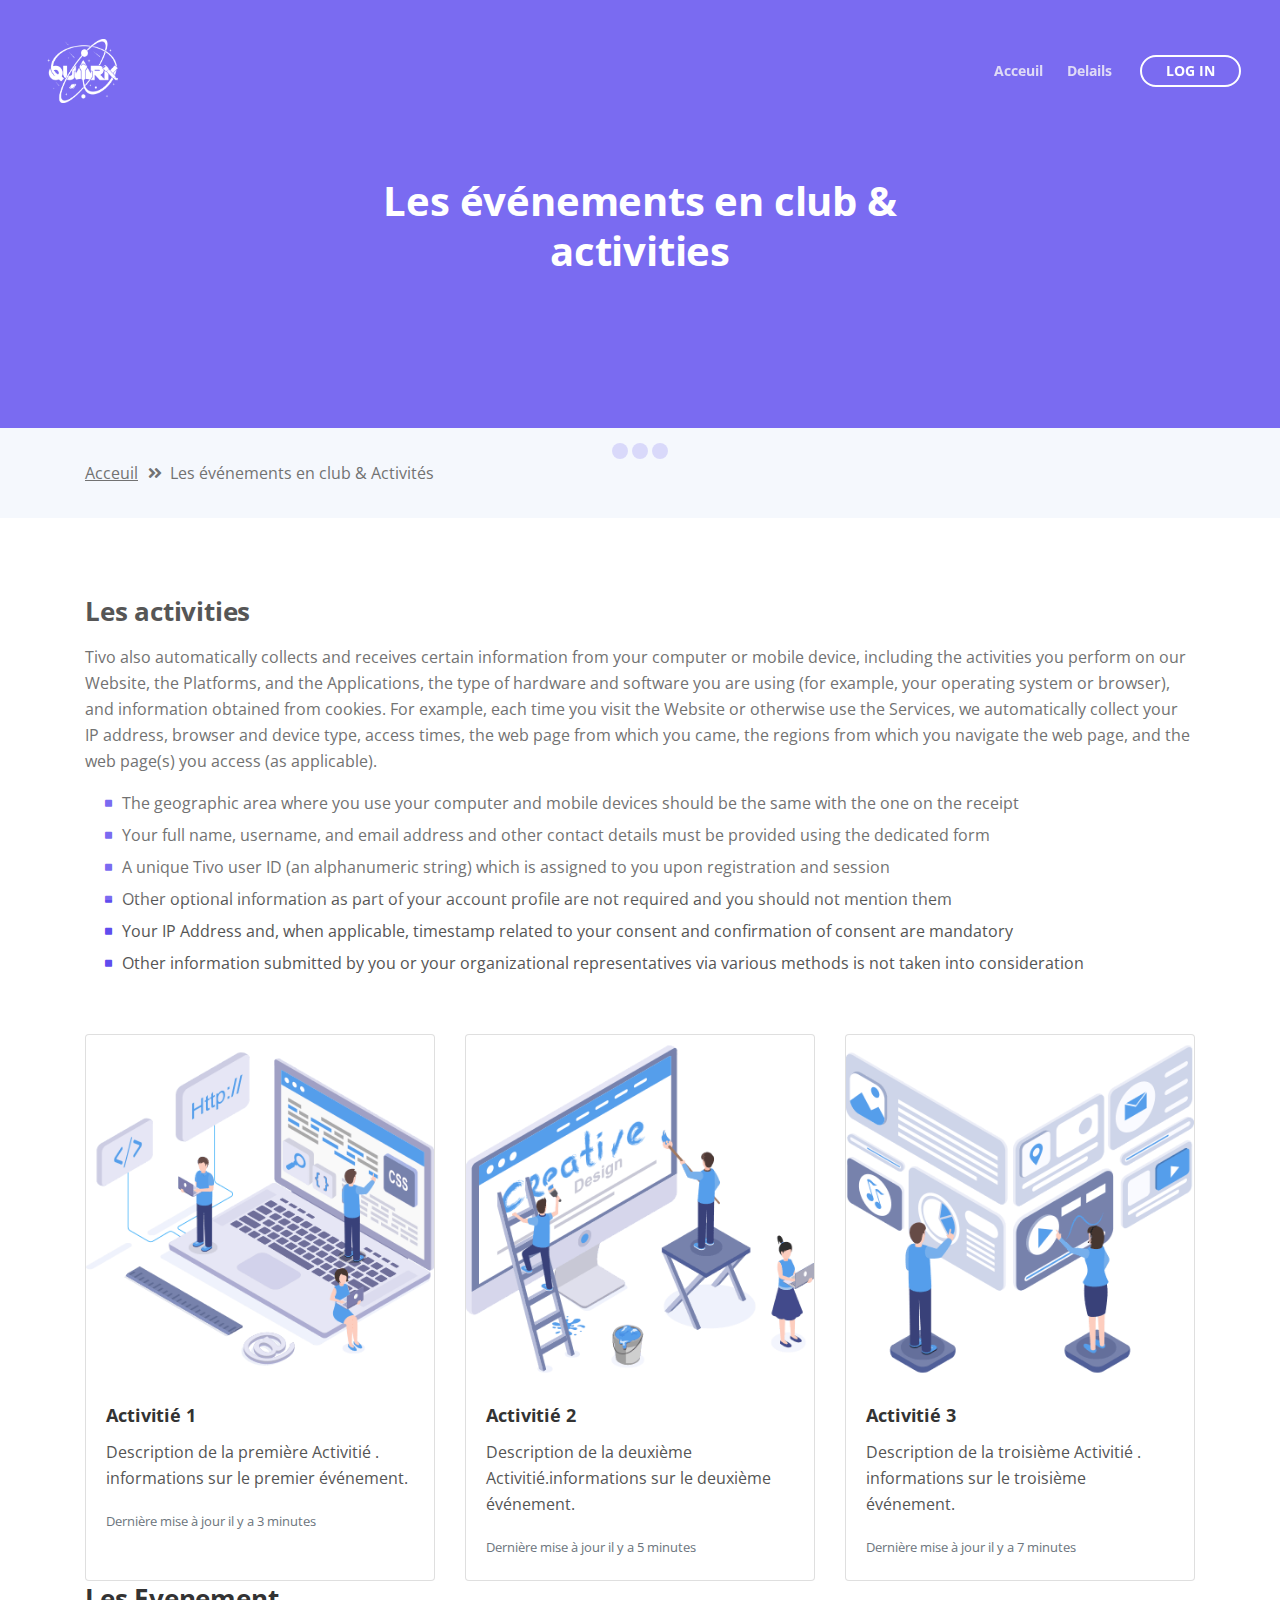
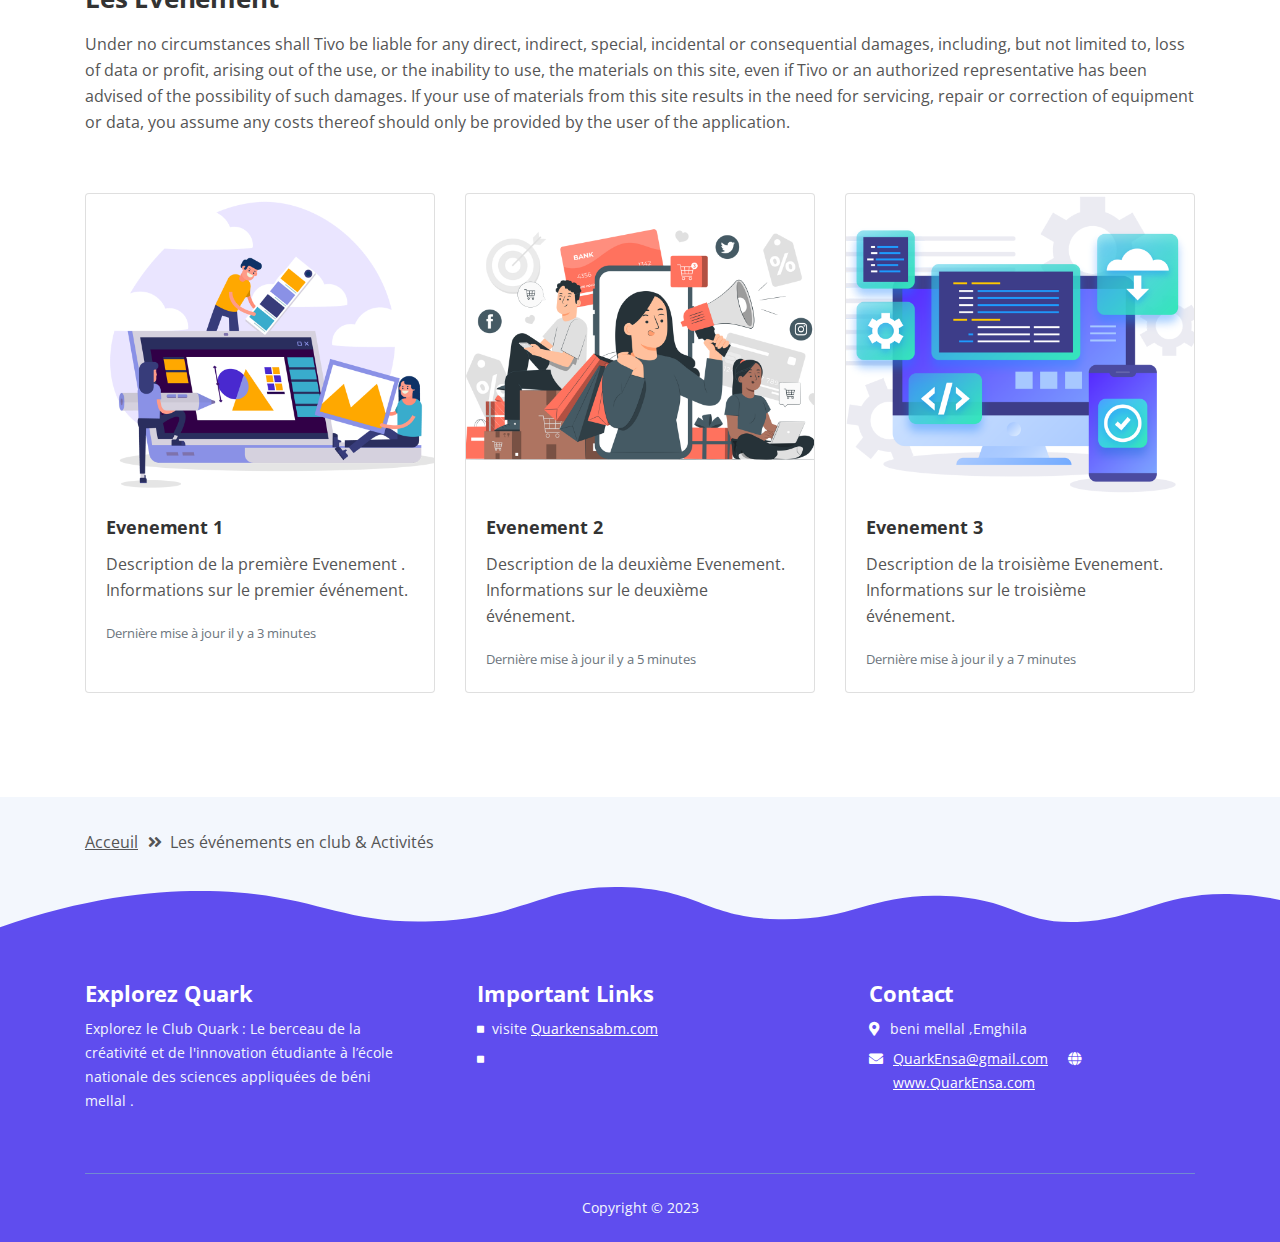
<file: activities.html>
<!DOCTYPE html>
<html lang="en">
<head>
    <meta charset="utf-8">
    <meta name="viewport" content="width=device-width, initial-scale=1, shrink-to-fit=no">
    
    <!-- SEO Meta Tags -->
    <meta name="description" content="Tivo is a HTML landing page template built with Bootstrap to help you crate engaging presentations for SaaS apps and convert visitors into users.">
    <meta name="author" content="Inovatik">

    <!-- OG Meta Tags to improve the way the post looks when you share the page on LinkedIn, Facebook, Google+ -->
	<meta property="og:site_name" content="" /> <!-- website name -->
	<meta property="og:site" content="" /> <!-- website link -->
	<meta property="og:title" content=""/> <!-- title shown in the actual shared post -->
	<meta property="og:description" content="" /> <!-- description shown in the actual shared post -->
	<meta property="og:image" content="" /> <!-- image link, make sure it's jpg -->
	<meta property="og:url" content="" /> <!-- where do you want your post to link to -->
	<meta property="og:type" content="article" />

    <!-- Website Title -->
    <title>Activités</title>
    
    <!-- Styles -->
    <link href="https://fonts.googleapis.com/css?family=Open+Sans:400,400i,700&display=swap&subset=latin-ext" rel="stylesheet">
    <link href="css/bootstrap.css" rel="stylesheet">
    <link href="css/fontawesome-all.css" rel="stylesheet">
    <link href="css/swiper.css" rel="stylesheet">
	<link href="css/magnific-popup.css" rel="stylesheet">
	<link href="css/styles.css" rel="stylesheet">
	
	<!-- Favicon  -->
    <link rel="icon" href="images/logo.png">
</head>
<body data-spy="scroll" data-target=".fixed-top">
    
    <!-- Preloader -->
	<div class="spinner-wrapper">
        <div class="spinner">
            <div class="bounce1"></div>
            <div class="bounce2"></div>
            <div class="bounce3"></div>
        </div>
    </div>
    <!-- end of preloader -->
    

    <!-- Navigation -->
    <nav class="navbar navbar-expand-lg navbar-dark navbar-custom fixed-top">
        <div class="container">

            <!-- Text Logo - Use this if you don't have a graphic logo -->
            <!-- <a class="navbar-brand logo-text page-scroll" href="index.html">Tivo</a> -->

            <!-- Image Logo -->
            <a class="navbar-brand logo-image" href="index.html"><img src="images/logo.png" alt="alternative"></a> 
            
            <!-- Mobile Menu Toggle Button -->
            <button class="navbar-toggler" type="button" data-toggle="collapse" data-target="#navbarsExampleDefault" aria-controls="navbarsExampleDefault" aria-expanded="false" aria-label="Toggle navigation">
                <span class="navbar-toggler-awesome fas fa-bars"></span>
                <span class="navbar-toggler-awesome fas fa-times"></span>
            </button>
            <!-- end of mobile menu toggle button -->

            <div class="collapse navbar-collapse" id="navbarsExampleDefault">
                <ul class="navbar-nav ml-auto">
                    <li class="nav-item">
                        <a class="nav-link page-scroll" href="index.html#header">Acceuil<span class="sr-only">(current)</span></a>
                    </li>
                    
                    <li class="nav-item">
                        <a class="nav-link page-scroll" href="index.html#details">Delails</a>
                    </li>
                </ul>
                <span class="nav-item">
                    <a class="btn-outline-sm" href="log-in.html">LOG IN</a>
                </span>
            </div>
        </div> <!-- end of container -->
    </nav> <!-- end of navbar -->
    <!-- end of navigation -->


    <!-- Header -->
    <header id="header" class="ex-header">
        <div class="container">
            <div class="row">
                <div class="col-lg-12">
                    <h1>Les événements en club & activities</h1>
                </div> <!-- end of col -->
            </div> <!-- end of row -->
        </div> <!-- end of container -->
    </header> <!-- end of ex-header -->
    <!-- end of header -->


    <!-- Breadcrumbs -->
    <div class="ex-basic-1">
        <div class="container">
            <div class="row">
                <div class="col-lg-12">
                    <div class="breadcrumbs">
                        <a href="index.html">Acceuil</a><i class="fa fa-angle-double-right"></i><span>Les événements en club & Activités</span>
                    </div> <!-- end of breadcrumbs -->
                </div> <!-- end of col -->
            </div> <!-- end of row -->
        </div> <!-- end of container -->
    </div> <!-- end of ex-basic-1 -->
    <!-- end of breadcrumbs -->


    <!-- Terms Content -->
    <div class="ex-basic-2">
        <div class="container">
            <div class="row">
                <div class="col-lg-12">
                    <div class="text-container">
                        <h3>Les activities</h3>
                        <p>Tivo also automatically collects and receives certain information from your computer or mobile device, including the activities you perform on our Website, the Platforms, and the Applications, the type of hardware and software you are using (for example, your operating system or browser), and information obtained from cookies. For example, each time you visit the Website or otherwise use the Services, we automatically collect your IP address, browser and device type, access times, the web page from which you came, the regions from which you navigate the web page, and the web page(s) you access (as applicable).</p>
                        <!-- <p>When you first register for a Tivo account, and when you use the Services, we collect some <a class="blue" href="#your-link">Personal Information</a> about you such as:</p> -->
                        <ul class="list-unstyled li-space-lg indent">
                            <li class="media">
                                <i class="fas fa-square"></i>
                                <div class="media-body">The geographic area where you use your computer and mobile devices should be the same with the one on the receipt</div>
                            </li>
                            <li class="media">
                                <i class="fas fa-square"></i>
                                <div class="media-body">Your full name, username, and email address and other contact details must be provided using the dedicated form</div>
                            </li>
                            <li class="media">
                                <i class="fas fa-square"></i>
                                <div class="media-body">A unique Tivo user ID (an alphanumeric string) which is assigned to you upon registration and session</div>
                            </li>
                            <li class="media">
                                <i class="fas fa-square"></i>
                                <div class="media-body">Other optional information as part of your account profile are not required and you should not mention them</div>
                            </li>
                            <li class="media">
                                <i class="fas fa-square"></i>
                                <div class="media-body">Your IP Address and, when applicable, timestamp related to your consent and confirmation of consent are mandatory</div>
                            </li>
                            <li class="media">
                                <i class="fas fa-square"></i>
                                <div class="media-body">Other information submitted by you or your organizational representatives via various methods is not taken into consideration</div>
                            </li>
                        </ul>
                    </div> <!-- end of text-container -->


                    <div class="card-deck">
                        <!-- Première carte -->
                        <div class="card">
                            <img src="images/description-1.png" class="card-img-top" alt="Image 1">
                            <div class="card-body">
                                <h5 class="card-title">Activitié 1</h5>
                                <p class="card-text">Description de la première Activitié . informations sur le premier
                                    événement.</p>
                                <p class="card-text"><small class="text-muted">Dernière mise à jour il y a 3 minutes</small></p>
                            </div>
                        </div>
                    
                        <!-- Deuxième carte -->
                        <div class="card">
                            <img src="images/description-2.png" class="card-img-top" alt="Image 2">
                            <div class="card-body">
                                <h5 class="card-title">Activitié 2</h5>
                                <p class="card-text">Description de la deuxième Activitié.informations sur le deuxième
                                    événement.</p>
                                <p class="card-text"><small class="text-muted">Dernière mise à jour il y a 5 minutes</small></p>
                            </div>
                        </div>
                    
                        <!-- Troisième carte -->
                        <div class="card">
                            <img src="images/description-3.png" class="card-img-top" alt="Image 3">
                            <div class="card-body">
                                <h5 class="card-title">Activitié 3</h5>
                                <p class="card-text">Description de la troisième Activitié . informations sur le
                                    troisième événement.</p>
                                <p class="card-text"><small class="text-muted">Dernière mise à jour il y a 7 minutes</small></p>
                            </div>
                        </div>
                    </div>












                    
                    <div class="text-container">
                        <h3>Les Evenement</h3>
                        <p>Under no circumstances shall Tivo be liable for any direct, indirect, special, incidental or consequential damages, including, but not limited to, loss of data or profit, arising out of the use, or the inability to use, the materials on this site, even if Tivo or an authorized representative has been advised of the possibility of such damages. If your use of materials from this site results in the need for servicing, repair or correction of equipment or data, you assume any costs thereof should only be provided by the user of the application.</p>
                    </div> <!-- end of text-container -->



                        <div class="card-deck">
                            <div class="card mb-4">
                                <img src="images/details-lightbox2.png" class="card-img-top" alt="Image 1">
                                <div class="card-body">
                                    <h5 class="card-title">Evenement 1</h5>
                                    <p class="card-text">Description de la première Evenement . Informations sur le premier événement.</p>
                                    <p class="card-text"><small class="text-muted">Dernière mise à jour il y a 3 minutes</small></p>
                                </div>
                            </div>
                        
                            <div class="card mb-4">
                                <img src="images/details-lightbox3.png" class="card-img-top" alt="Image 2">
                                <div class="card-body">
                                    <h5 class="card-title">Evenement 2</h5>
                                    <p class="card-text">Description de la deuxième Evenement. Informations sur le deuxième événement.</p>
                                    <p class="card-text"><small class="text-muted">Dernière mise à jour il y a 5 minutes</small></p>
                                </div>
                            </div>
                        
                            <div class="card mb-4">
                                <img src="images/details-lightbox1.png" class="card-img-top" alt="Image 3">
                                <div class="card-body">
                                    <h5 class="card-title">Evenement 3</h5>
                                    <p class="card-text">Description de la troisième Evenement. Informations sur le troisième événement.</p>
                                    <p class="card-text"><small class="text-muted">Dernière mise à jour il y a 7 minutes</small></p>
                                </div>
                            </div>
                        </div>











                    <!-- <div class="text-container">
                        <h3>License Types & Template Usage</h3>
                        <p>All our templates inherit the GNU general public license from HTML. All .PSD & CSS files are packaged separately and are not licensed under the GPL 2.0. Instead, these files inherit Tivo Personal Use License. These files are given to all Clients on a personal use basis. You may not offer them, <a class="blue" href="#your-link">modified or unmodified</a>, for redistribution or resale of any kind. You can’t use one of our themes on a HTML domain. More on HTML Vs CSS, you can read here. You can use our templates do develop sites for your clients and also for a limited amount of personal projects.</p>
                        <p>Services help our customers promote their products and services, marketing and advertising; engaging audiences; scheduling and publishing messages; and analyze the results are always measured better with a dedicated analytics tool.</p>
                    </div>

                    <div class="text-container">
                        <h3>Designer Membership And How It Applies</h3>
                        <p>By using any of the Services, or submitting or collecting any Personal Information via the Services, you consent to the collection, transfer, storage disclosure, and use of your Personal Information in the manner set out in this Privacy Policy. If you do not consent to the use of your Personal Information in these ways, please stop using the Services if you don't whish to customize the template for your online project.</p>
                    </div> 
                    
                    <div class="text-container last">
                        <h3>Assets Used In The Live Preview Content</h3>
                        <p>Tivo Landing Page uses tracking technology on the landing page, in the Applications, and in the Platforms, including mobile application identifiers and a unique Hootsuite user ID to help us recognize you across different Services, to monitor usage and web traffic routing for the Services, and to customize and improve the Services. By visiting Tivo or using the Services you agree to the use of cookies in your browser and HTML-based emails. Cookies are small text files placed on your device when you visit a <a class="blue" href="#your-link">web site</a> in order to track use of the site and to improve your user experience.</p>
                        <a class="btn-outline-reg" href="index.html">BACK</a>
                    </div>  -->
                </div>
            </div> <!-- end of row -->
        </div> <!-- end of container -->
    </div> <!-- end of ex-basic -->
    <!-- end of terms content -->

    
    <!-- Breadcrumbs -->
    <div class="ex-basic-1">
        <div class="container">
            <div class="row">
                <div class="col-lg-12">
                    <div class="breadcrumbs">
                        <a href="index.html">Acceuil</a><i class="fa fa-angle-double-right"></i><span>Les événements en club & Activités</span>
                    </div> <!-- end of breadcrumbs -->
                </div> <!-- end of col -->
            </div> <!-- end of row -->
        </div> <!-- end of container -->
    </div> <!-- end of ex-basic-1 -->
    <!-- end of breadcrumbs -->


    <!-- Footer -->
    <svg class="ex-footer-frame" data-name="Layer 2" xmlns="http://www.w3.org/2000/svg" preserveAspectRatio="none" viewBox="0 0 1920 79"><defs><style>.cls-2{fill:#5f4def;}</style></defs><title>footer-frame</title><path class="cls-2" d="M0,72.427C143,12.138,255.5,4.577,328.644,7.943c147.721,6.8,183.881,60.242,320.83,53.737,143-6.793,167.826-68.128,293-60.9,109.095,6.3,115.68,54.364,225.251,57.319,113.58,3.064,138.8-47.711,251.189-41.8,104.012,5.474,109.713,50.4,197.369,46.572,89.549-3.91,124.375-52.563,227.622-50.155A338.646,338.646,0,0,1,1920,23.467V79.75H0V72.427Z" transform="translate(0 -0.188)"/></svg>
    <div class="footer">
        <div class="container">
            <div class="row">
                <div class="col-md-4">
                    <div class="footer-col first">
                        <h4>Explorez Quark </h4>
                        <p class="p-small">Explorez le Club Quark : Le berceau de la créativité et de l'innovation étudiante à l’école nationale des sciences
                        appliquées de béni mellal .</p>
                    </div>
                </div> <!-- end of col -->
                <div class="col-md-4">
                    <div class="footer-col middle">
                        <h4>Important Links</h4>
                        <ul class="list-unstyled li-space-lg p-small">
                            <li class="media">
                                <i class="fas fa-square"></i>
                                <div class="media-body">visite <a class="white" href="#your-link">Quarkensabm.com</a></div>
                            </li>
                            <li class="media">
                                <i class="fas fa-square"></i>
                                <!-- <div class="media-body">Read our <a class="white" href="terms-conditions.html">Terms & Conditions</a>, <a class="white" href="privacy-policy.html">Privacy Policy</a></div> -->
                            </li>
                        </ul>
                    </div>
                </div> <!-- end of col -->
                <div class="col-md-4">
                    <div class="footer-col last">
                        <h4>Contact</h4>
                        <ul class="list-unstyled li-space-lg p-small">
                            <li class="media">
                                <i class="fas fa-map-marker-alt"></i>
                                <div class="media-body">beni mellal ,Emghila</div>
                            </li>
                            <li class="media">
                                <i class="fas fa-envelope"></i>
                                <div class="media-body"><a class="white" href="mailto:contact@Tivo.com">QuarkEnsa@gmail.com</a>
                                 <i class="fas fa-globe"></i><a class="white" href="#your-link">www.QuarkEnsa.com</a></div>
                            </li>
                        </ul>
                    </div> 
                </div> <!-- end of col -->
            </div> <!-- end of row -->
        </div> <!-- end of container -->
    </div> <!-- end of footer -->  
    <!-- end of footer -->


    <!-- Copyright -->
    <div class="copyright">
        <div class="container">
            <div class="row">
                <div class="col-lg-12">
                    <p class="p-small">Copyright © 2023</p>
                </div> <!-- end of col -->
            </div> <!-- enf of row -->
        </div> <!-- end of container -->
    </div> <!-- end of copyright --> 
    <!-- end of copyright -->
    
    	
    <!-- Scripts -->
    <script src="js/jquery.min.js"></script> <!-- jQuery for Bootstrap's JavaScript plugins -->
    <script src="js/popper.min.js"></script> <!-- Popper tooltip library for Bootstrap -->
    <script src="js/bootstrap.min.js"></script> <!-- Bootstrap framework -->
    <script src="js/jquery.easing.min.js"></script> <!-- jQuery Easing for smooth scrolling between anchors -->
    <script src="js/swiper.min.js"></script> <!-- Swiper for image and text sliders -->
    <script src="js/jquery.magnific-popup.js"></script> <!-- Magnific Popup for lightboxes -->
    <script src="js/validator.min.js"></script> <!-- Validator.js - Bootstrap plugin that validates forms -->
    <script src="js/scripts.js"></script> <!-- Custom scripts -->
</body>
</html>
</file>
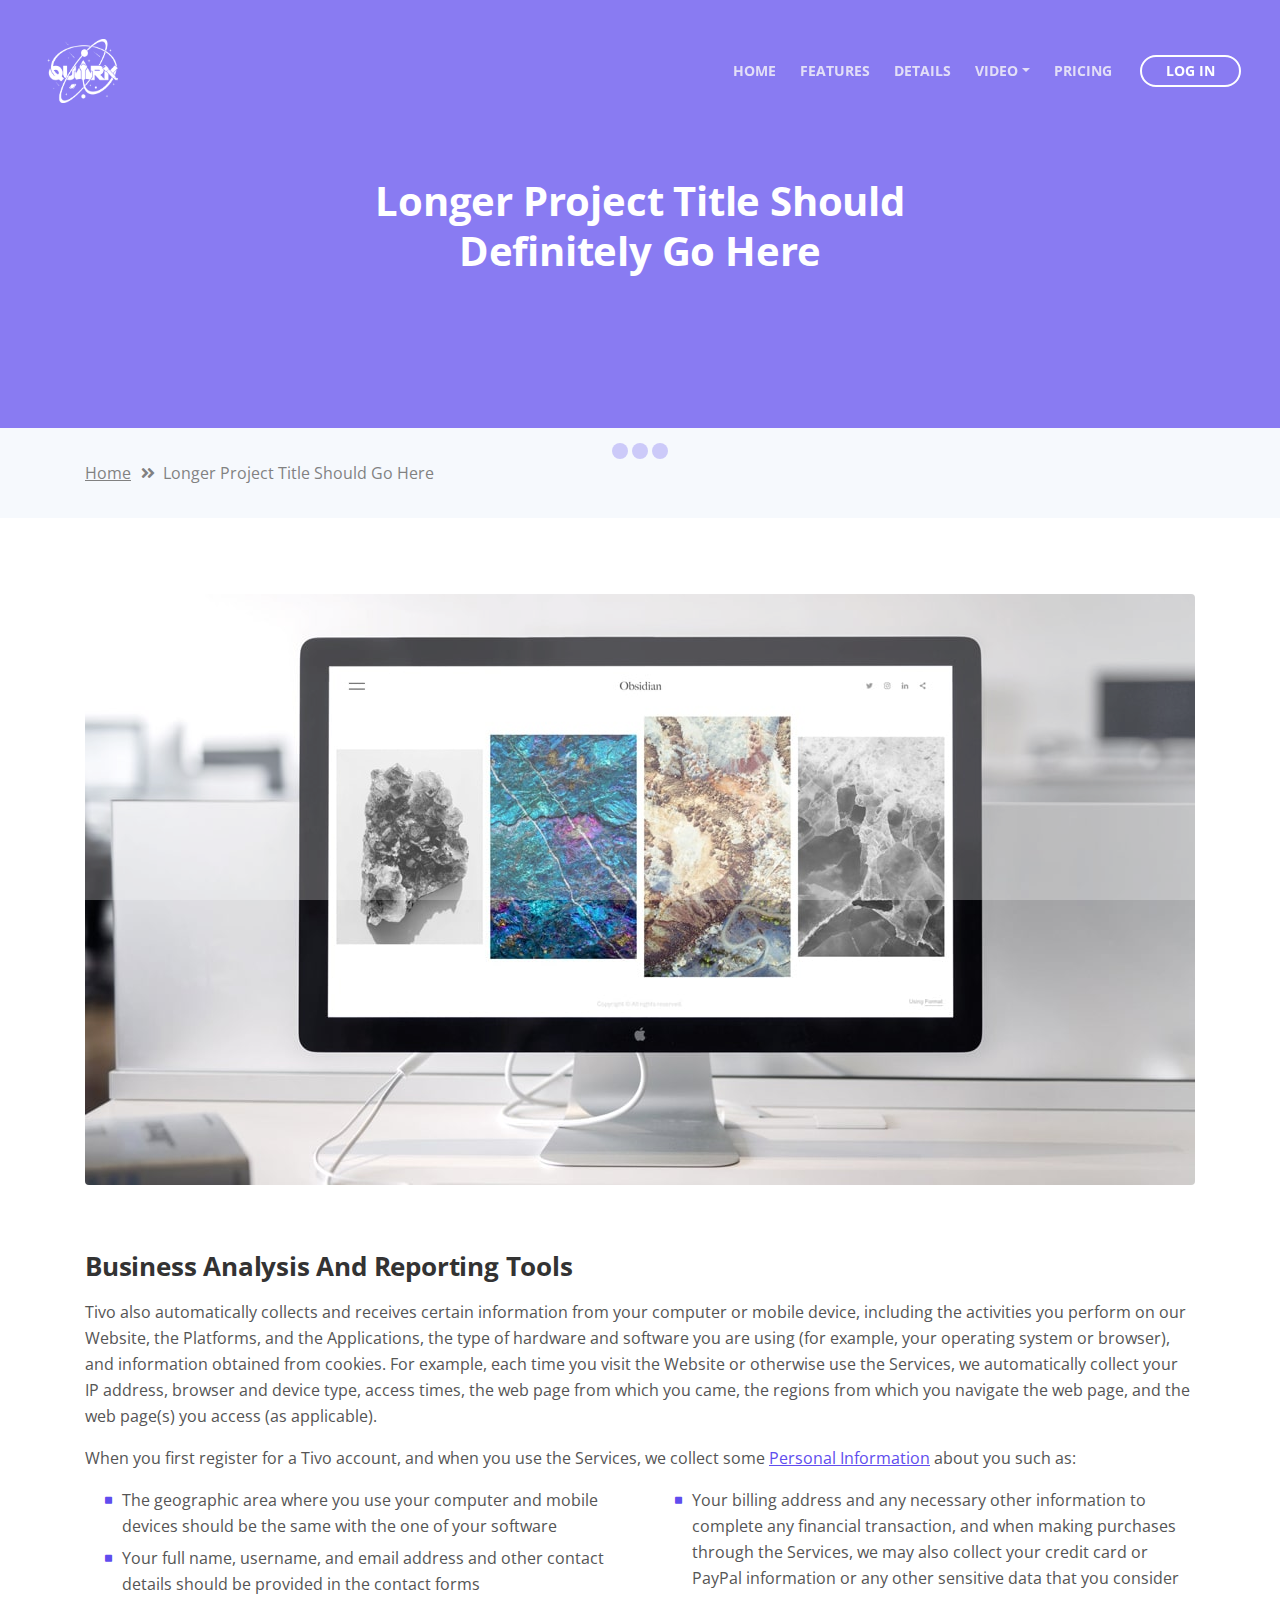
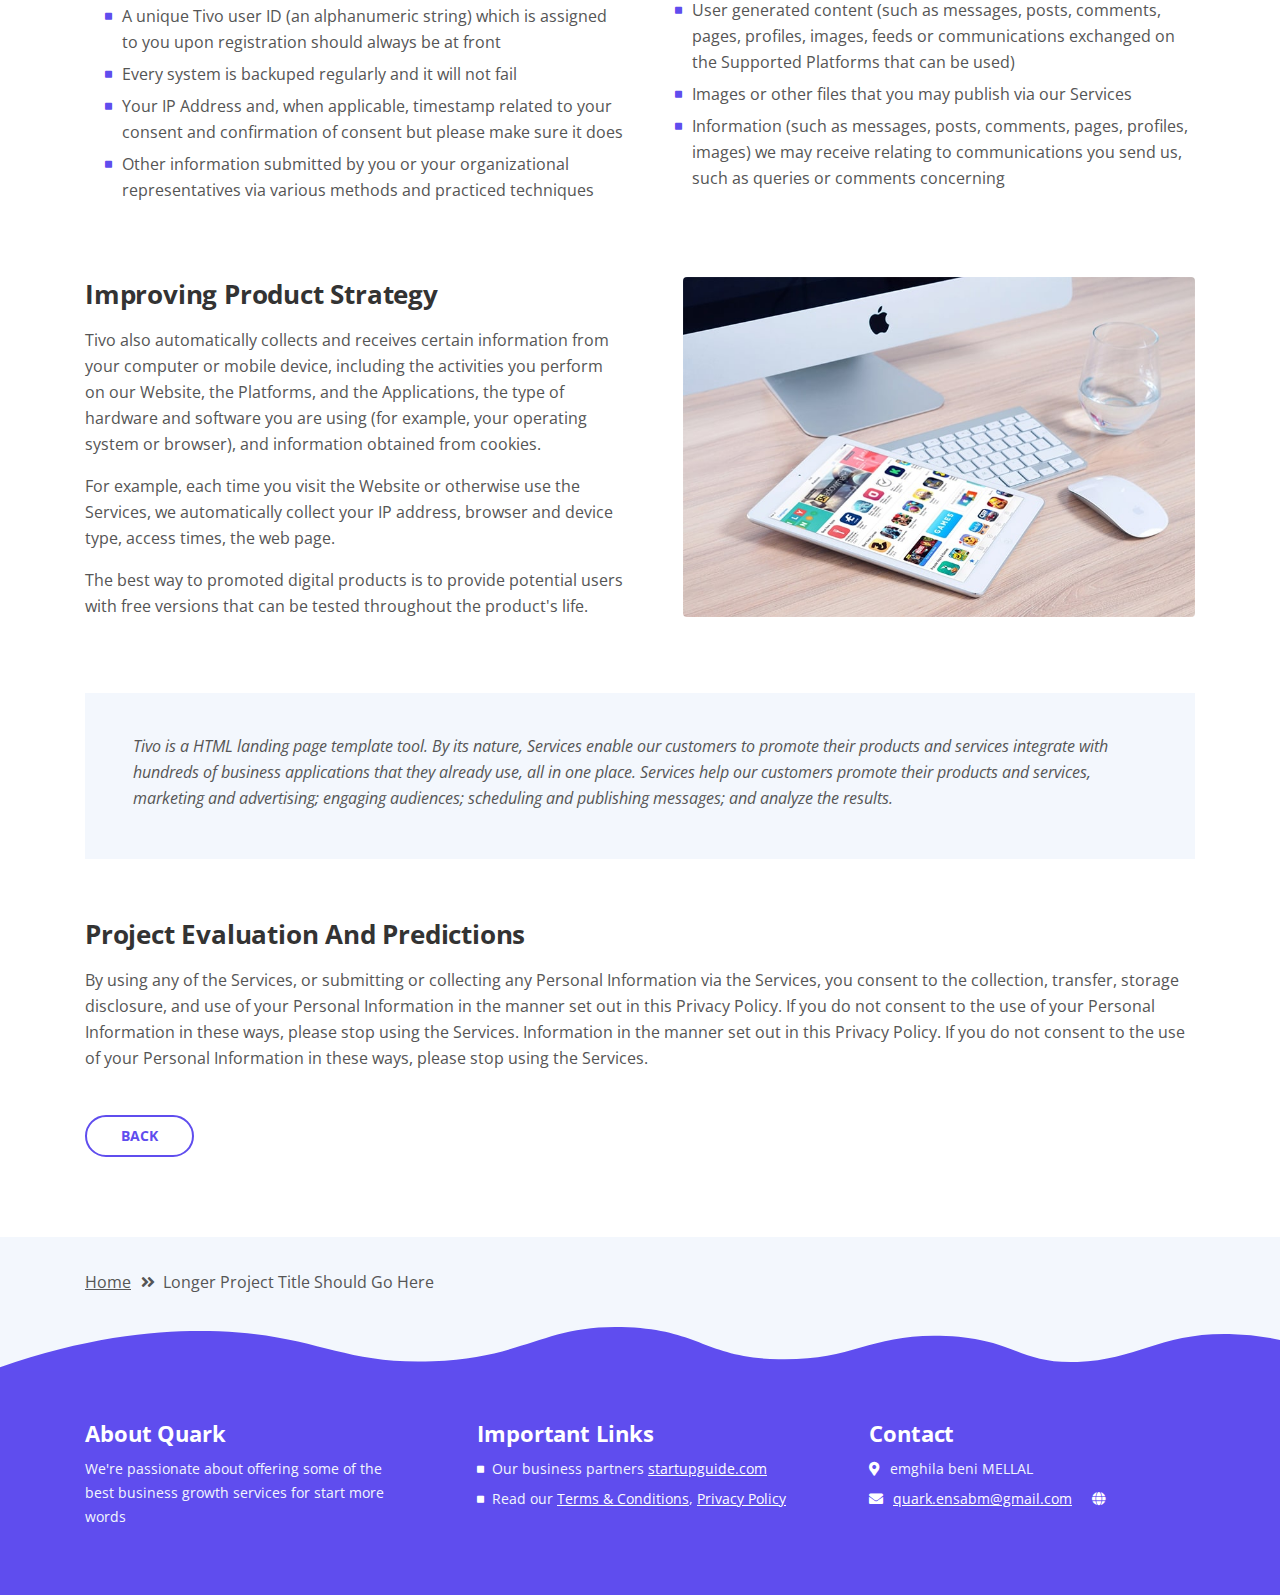
<file: article-details.html>
<!DOCTYPE html>
<html lang="en">
<head>
    <meta charset="utf-8">
    <meta name="viewport" content="width=device-width, initial-scale=1, shrink-to-fit=no">
    
    <!-- SEO Meta Tags -->
    <meta name="description" content="Tivo is a HTML landing page template built with Bootstrap to help you crate engaging presentations for SaaS apps and convert visitors into users.">
    <meta name="author" content="Inovatik">

    <!-- OG Meta Tags to improve the way the post looks when you share the page on LinkedIn, Facebook, Google+ -->
	<meta property="og:site_name" content="" /> <!-- website name -->
	<meta property="og:site" content="" /> <!-- website link -->
	<meta property="og:title" content=""/> <!-- title shown in the actual shared post -->
	<meta property="og:description" content="" /> <!-- description shown in the actual shared post -->
	<meta property="og:image" content="" /> <!-- image link, make sure it's jpg -->
	<meta property="og:url" content="" /> <!-- where do you want your post to link to -->
	<meta property="og:type" content="article" />

    <!-- Website Title -->
    <title>Article Details</title>
    
    <!-- Styles -->
    <link href="https://fonts.googleapis.com/css?family=Open+Sans:400,400i,700&display=swap&subset=latin-ext" rel="stylesheet">
    <link href="css/bootstrap.css" rel="stylesheet">
    <link href="css/fontawesome-all.css" rel="stylesheet">
    <link href="css/swiper.css" rel="stylesheet">
	<link href="css/magnific-popup.css" rel="stylesheet">
    <link href="css/styles.css" rel="stylesheet">
	
	<!-- Favicon  -->
    <link rel="icon" href="images/logo.png">
</head>
<body data-spy="scroll" data-target=".fixed-top">
    
    <!-- Preloader -->
	<div class="spinner-wrapper">
        <div class="spinner">
            <div class="bounce1"></div>
            <div class="bounce2"></div>
            <div class="bounce3"></div>
        </div>
    </div>
    <!-- end of preloader -->
    

    <!-- Navigation -->
    <nav class="navbar navbar-expand-lg navbar-dark navbar-custom fixed-top">
        <div class="container">

            <!-- Text Logo - Use this if you don't have a graphic logo -->
            <!-- <a class="navbar-brand logo-text page-scroll" href="index.html">Tivo</a> -->

            <!-- Image Logo -->
            <a class="navbar-brand logo-image" href="index.html"><img src="images/logo.png" alt="alternative"></a> 
            
            <!-- Mobile Menu Toggle Button -->
            <button class="navbar-toggler" type="button" data-toggle="collapse" data-target="#navbarsExampleDefault" aria-controls="navbarsExampleDefault" aria-expanded="false" aria-label="Toggle navigation">
                <span class="navbar-toggler-awesome fas fa-bars"></span>
                <span class="navbar-toggler-awesome fas fa-times"></span>
            </button>
            <!-- end of mobile menu toggle button -->

            <div class="collapse navbar-collapse" id="navbarsExampleDefault">
                <ul class="navbar-nav ml-auto">
                    <li class="nav-item">
                        <a class="nav-link page-scroll" href="index.html#header">HOME <span class="sr-only">(current)</span></a>
                    </li>
                    <li class="nav-item">
                        <a class="nav-link page-scroll" href="index.html#features">FEATURES</a>
                    </li>
                    <li class="nav-item">
                        <a class="nav-link page-scroll" href="index.html#details">DETAILS</a>
                    </li>

                    <!-- Dropdown Menu -->          
                    <li class="nav-item dropdown">
                        <a class="nav-link dropdown-toggle page-scroll" href="index.html#video" id="navbarDropdown" role="button" aria-haspopup="true" aria-expanded="false">VIDEO</a>
                        <div class="dropdown-menu" aria-labelledby="navbarDropdown">
                            <a class="dropdown-item" href="article-details.html"><span class="item-text">ARTICLE DETAILS</span></a>
                            <div class="dropdown-items-divide-hr"></div>
                            <a class="dropdown-item" href="terms-conditions.html"><span class="item-text">TERMS CONDITIONS</span></a>
                            <div class="dropdown-items-divide-hr"></div>
                            <a class="dropdown-item" href="privacy-policy.html"><span class="item-text">PRIVACY POLICY</span></a>
                        </div>
                    </li>
                    <!-- end of dropdown menu -->

                    <li class="nav-item">
                        <a class="nav-link page-scroll" href="index.html#pricing">PRICING</a>
                    </li>
                </ul>
                <span class="nav-item">
                    <a class="btn-outline-sm" href="log-in.html">LOG IN</a>
                </span>
            </div>
        </div> <!-- end of container -->
    </nav> <!-- end of navbar -->
    <!-- end of navigation -->


    <!-- Header -->
    <header id="header" class="ex-header">
        <div class="container">
            <div class="row">
                <div class="col-md-12">
                    <h1>Longer Project Title Should Definitely Go Here</h1>
                </div> <!-- end of col -->
            </div> <!-- end of row -->
        </div> <!-- end of container -->
    </header> <!-- end of ex-header -->
    <!-- end of header -->


    <!-- Breadcrumbs -->
    <div class="ex-basic-1">
        <div class="container">
            <div class="row">
                <div class="col-lg-12">
                    <div class="breadcrumbs">
                        <a href="index.html">Home</a><i class="fa fa-angle-double-right"></i><span>Longer Project Title Should Go Here</span>
                    </div> <!-- end of breadcrumbs -->
                </div> <!-- end of col -->
            </div> <!-- end of row -->
        </div> <!-- end of container -->
    </div> <!-- end of ex-basic-1 -->
    <!-- end of breadcrumbs -->


    <!-- Privacy Content -->
    <div class="ex-basic-2">
        <div class="container">
            <div class="row">
                <div class="col-lg-12">
                    <div class="image-container-large">
                        <img class="img-fluid" src="images/article-details-large.jpg" alt="alternative">
                    </div> <!-- end of image-container-large -->
                    <div class="text-container">
                        <h3>Business Analysis And Reporting Tools</h3>
                        <p>Tivo also automatically collects and receives certain information from your computer or mobile device, including the activities you perform on our Website, the Platforms, and the Applications, the type of hardware and software you are using (for example, your operating system or browser), and information obtained from cookies. For example, each time you visit the Website or otherwise use the Services, we automatically collect your IP address, browser and device type, access times, the web page from which you came, the regions from which you navigate the web page, and the web page(s) you access (as applicable).</p>
                        <p>When you first register for a Tivo account, and when you use the Services, we collect some <a class="blue" href="#your-link">Personal Information</a> about you such as:</p>
                        <div class="row">
                            <div class="col-md-6">
                                <ul class="list-unstyled li-space-lg indent">
                                    <li class="media">
                                        <i class="fas fa-square"></i>
                                        <div class="media-body">The geographic area where you use your computer and mobile devices should be the same with the one of your software</div>
                                    </li>
                                    <li class="media">
                                        <i class="fas fa-square"></i>
                                        <div class="media-body">Your full name, username, and email address and other contact details should be provided in the contact forms</div>
                                    </li>
                                    <li class="media">
                                        <i class="fas fa-square"></i>
                                        <div class="media-body">A unique Tivo user ID (an alphanumeric string) which is assigned to you upon registration should always be at front</div>
                                    </li>
                                    <li class="media">
                                        <i class="fas fa-square"></i>
                                        <div class="media-body">Every system is backuped regularly and it will not fail</div>
                                    </li>
                                    <li class="media">
                                        <i class="fas fa-square"></i>
                                        <div class="media-body">Your IP Address and, when applicable, timestamp related to your consent and confirmation of consent but please make sure it does</div>
                                    </li>
                                    <li class="media">
                                        <i class="fas fa-square"></i>
                                        <div class="media-body">Other information submitted by you or your organizational representatives via various methods and practiced techniques</div>
                                    </li>
                                </ul>
                            </div> <!-- end of col -->

                            <div class="col-md-6">
                                <ul class="list-unstyled li-space-lg indent">
                                    <li class="media">
                                        <i class="fas fa-square"></i>
                                        <div class="media-body">Your billing address and any necessary other information to complete any financial transaction, and when making purchases through the Services, we may also collect your credit card or PayPal information or any other sensitive data that you consider</div>
                                    </li>
                                    <li class="media">
                                        <i class="fas fa-square"></i>
                                        <div class="media-body">User generated content (such as messages, posts, comments, pages, profiles, images, feeds or communications exchanged on the Supported Platforms that can be used)</div>
                                    </li>
                                    <li class="media">
                                        <i class="fas fa-square"></i>
                                        <div class="media-body">Images or other files that you may publish via our Services</div>
                                    </li>
                                    <li class="media">
                                        <i class="fas fa-square"></i>
                                        <div class="media-body">Information (such as messages, posts, comments, pages, profiles, images) we may receive relating to communications you send us, such as queries or comments concerning</div>
                                    </li>
                                </ul>
                            </div> <!-- end of col -->
                        </div> <!-- end of row -->
                    </div> <!-- end of text-container-->
                    
                    <div class="text-container">
                        <div class="row">
                            <div class="col-md-6">
                                <h3>Improving Product Strategy</h3>
                                <p>Tivo also automatically collects and receives certain information from your computer or mobile device, including the activities you perform on our Website, the Platforms, and the Applications, the type of hardware and software you are using (for example, your operating system or browser), and information obtained from cookies.</p>
                                <p>For example, each time you visit the Website or otherwise use the Services, we automatically collect your IP address, browser and device type, access times, the web page.</p>
                                <p>The best way to promoted digital products is to provide potential users with free versions that can be tested throughout the product's life.</p>
                            </div> <!-- end of col -->
                            <div class="col-md-6">
                                <div class="image-container-small">
                                    <img class="img-fluid" src="images/article-details-small.jpg" alt="alternative">
                                </div> <!-- end of image-container-small -->
                            </div> <!-- end of col -->
                        </div> <!-- end of row -->
                    </div> <!-- end of text-container -->

                    <div class="text-container dark">
                        <p class="testimonial-text">Tivo is a HTML landing page template tool. By its nature, Services enable our customers to promote their products and services integrate with hundreds of business applications that they already use, all in one place. Services help our customers promote their products and services, marketing and advertising; engaging audiences; scheduling and publishing messages; and analyze the results.</p>
                    </div> <!-- end of text container -->

                    <div class="text-container last">
                        <h3>Project Evaluation And Predictions</h3>
					    <p>By using any of the Services, or submitting or collecting any Personal Information via the Services, you consent to the collection, transfer, storage disclosure, and use of your Personal Information in the manner set out in this Privacy Policy. If you do not consent to the use of your Personal Information in these ways, please stop using the Services. Information in the manner set out in this Privacy Policy. If you do not consent to the use of your Personal Information in these ways, please stop using the Services.</p>
                    </div> <!-- end of text-container -->
                    <a class="btn-outline-reg" href="index.html">BACK</a>
                </div> <!-- end of col-->
            </div> <!-- end of row -->
        </div> <!-- end of container -->
    </div> <!-- end of ex-basic-2 -->
    <!-- end of privacy content -->


    <!-- Breadcrumbs -->
    <div class="ex-basic-1">
        <div class="container">
            <div class="row">
                <div class="col-lg-12">
                    <div class="breadcrumbs">
                        <a href="index.html">Home</a><i class="fa fa-angle-double-right"></i><span>Longer Project Title Should Go Here</span>
                    </div> <!-- end of breadcrumbs -->
                </div> <!-- end of col -->
            </div> <!-- end of row -->
        </div> <!-- end of container -->
    </div> <!-- end of ex-basic-1 -->
    <!-- end of breadcrumbs -->

    
    <!-- Footer -->
    <svg class="ex-footer-frame" data-name="Layer 2" xmlns="http://www.w3.org/2000/svg" preserveAspectRatio="none" viewBox="0 0 1920 79"><defs><style>.cls-2{fill:#5f4def;}</style></defs><title>footer-frame</title><path class="cls-2" d="M0,72.427C143,12.138,255.5,4.577,328.644,7.943c147.721,6.8,183.881,60.242,320.83,53.737,143-6.793,167.826-68.128,293-60.9,109.095,6.3,115.68,54.364,225.251,57.319,113.58,3.064,138.8-47.711,251.189-41.8,104.012,5.474,109.713,50.4,197.369,46.572,89.549-3.91,124.375-52.563,227.622-50.155A338.646,338.646,0,0,1,1920,23.467V79.75H0V72.427Z" transform="translate(0 -0.188)"/></svg>
    <div class="footer">
        <div class="container">
            <div class="row">
                <div class="col-md-4">
                    <div class="footer-col first">
                        <h4>About Quark</h4>
                        <p class="p-small">We're passionate about offering some of the best business growth services for start more words</p>
                    </div>
                </div> <!-- end of col -->
                <div class="col-md-4">
                    <div class="footer-col middle">
                        <h4>Important Links</h4>
                        <ul class="list-unstyled li-space-lg p-small">
                            <li class="media">
                                <i class="fas fa-square"></i>
                                <div class="media-body">Our business partners <a class="white" href="#your-link">startupguide.com</a></div>
                            </li>
                            <li class="media">
                                <i class="fas fa-square"></i>
                                <div class="media-body">Read our <a class="white" href="terms-conditions.html">Terms & Conditions</a>, <a class="white" href="privacy-policy.html">Privacy Policy</a></div>
                            </li>
                        </ul>
                    </div>
                </div> <!-- end of col -->
                <div class="col-md-4">
                    <div class="footer-col last">
                        <h4>Contact</h4>
                        <ul class="list-unstyled li-space-lg p-small">
                            <li class="media">
                                <i class="fas fa-map-marker-alt"></i>
                                <div class="media-body">emghila beni MELLAL</div>
                            </li>
                            <li class="media">
                                <i class="fas fa-envelope"></i>
                                <div class="media-body"><a class="white" href="mailto:contact@Tivo.com">quark.ensabm@gmail.com</a> <i class="fas fa-globe"></i><a class="white" href="#your-link"></a></div>
                            </li>
                        </ul>
                    </div> 
                </div> <!-- end of col -->
            </div> <!-- end of row -->
        </div> <!-- end of container -->
    </div> <!-- end of footer -->  
    <!-- end of footer -->


    <!-- Copyright -->
    <div class="copyright">
        <div class="container">
            <div class="row">
                <div class="col-lg-12">
                </div> <!-- end of col -->
            </div> <!-- enf of row -->
        </div> <!-- end of container -->
    </div> <!-- end of copyright --> 
    <!-- end of copyright -->
    
    	
    <!-- Scripts -->
    <script src="js/jquery.min.js"></script> <!-- jQuery for Bootstrap's JavaScript plugins -->
    <script src="js/popper.min.js"></script> <!-- Popper tooltip library for Bootstrap -->
    <script src="js/bootstrap.min.js"></script> <!-- Bootstrap framework -->
    <script src="js/jquery.easing.min.js"></script> <!-- jQuery Easing for smooth scrolling between anchors -->
    <script src="js/swiper.min.js"></script> <!-- Swiper for image and text sliders -->
    <script src="js/jquery.magnific-popup.js"></script> <!-- Magnific Popup for lightboxes -->
    <script src="js/validator.min.js"></script> <!-- Validator.js - Bootstrap plugin that validates forms -->
    <script src="js/scripts.js"></script> <!-- Custom scripts -->
</body>
</html>
</file>
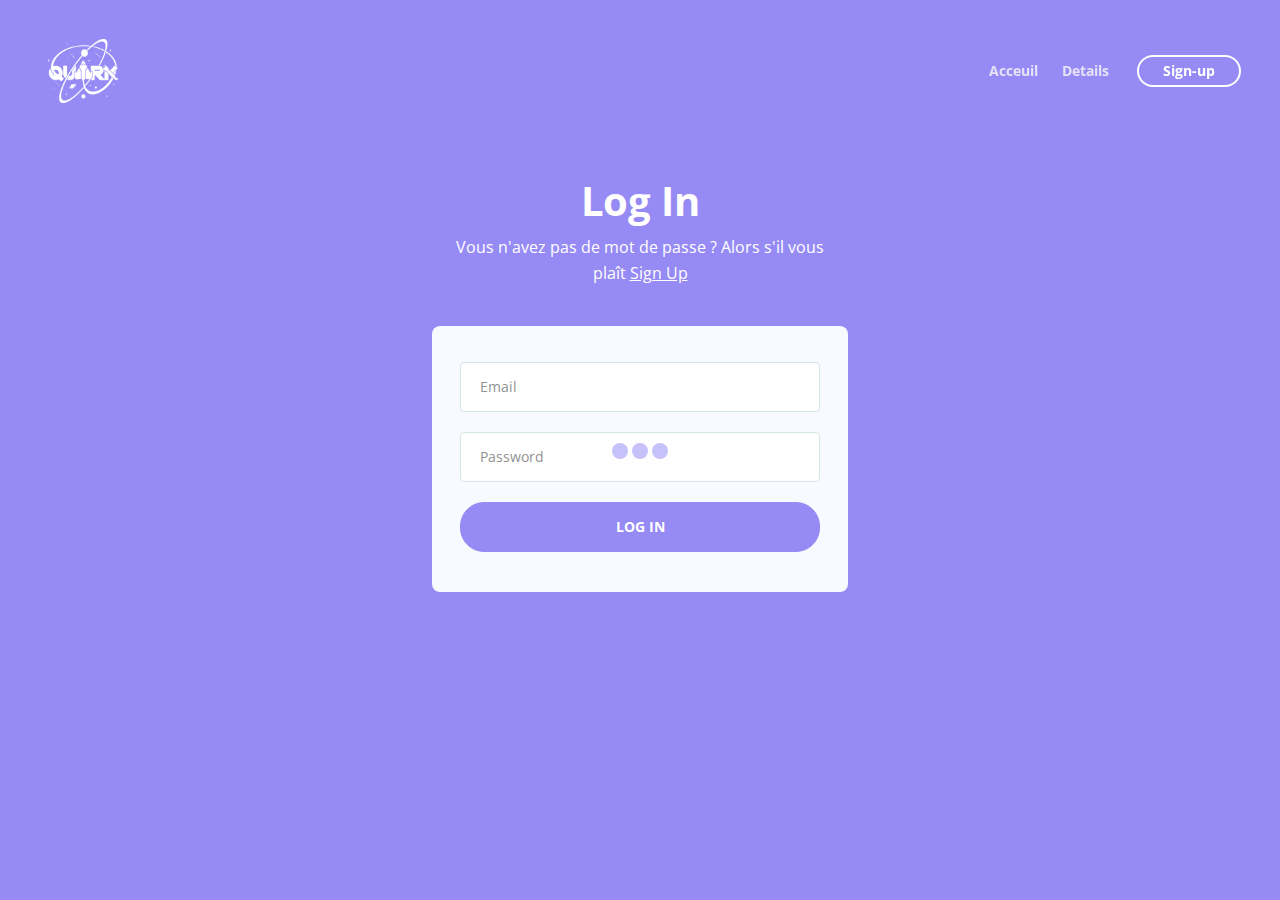
<file: log-in.html>
<!DOCTYPE html>
<html lang="en">
<head>
    <meta charset="utf-8">
    <meta name="viewport" content="width=device-width, initial-scale=1, shrink-to-fit=no">
    
    <!-- SEO Meta Tags -->
    <meta name="description" content="Tivo is a HTML landing page template built with Bootstrap to help you crate engaging presentations for SaaS apps and convert visitors into users.">
    <meta name="author" content="Inovatik">

    <!-- OG Meta Tags to improve the way the post looks when you share the page on LinkedIn, Facebook, Google+ -->
	<meta property="og:site_name" content="" /> <!-- website name -->
	<meta property="og:site" content="" /> <!-- website link -->
	<meta property="og:title" content=""/> <!-- title shown in the actual shared post -->
	<meta property="og:description" content="" /> <!-- description shown in the actual shared post -->
	<meta property="og:image" content="" /> <!-- image link, make sure it's jpg -->
	<meta property="og:url" content="" /> <!-- where do you want your post to link to -->
	<meta property="og:type" content="article" />

    <!-- Website Title -->
    <title>Log In</title>
    
    <!-- Styles -->
    <link href="https://fonts.googleapis.com/css?family=Open+Sans:400,400i,700&display=swap&subset=latin-ext" rel="stylesheet">
    <link href="css/bootstrap.css" rel="stylesheet">
    <link href="css/fontawesome-all.css" rel="stylesheet">
    <link href="css/swiper.css" rel="stylesheet">
	<link href="css/magnific-popup.css" rel="stylesheet">
	<link href="css/styles.css" rel="stylesheet">
	
	<!-- Favicon  -->
    <link rel="icon" href="images/logo.png">
</head>
<body data-spy="scroll" data-target=".fixed-top">
    
    <!-- Preloader -->
	<div class="spinner-wrapper">
        <div class="spinner">
            <div class="bounce1"></div>
            <div class="bounce2"></div>
            <div class="bounce3"></div>
        </div>
    </div>
    <!-- end of preloader -->
    

    <!-- Navigation -->
    <nav class="navbar navbar-expand-lg navbar-dark navbar-custom fixed-top">
        <div class="container">

            <!-- Text Logo - Use this if you don't have a graphic logo -->
            <!-- <a class="navbar-brand logo-text page-scroll" href="index.html">Tivo</a> -->

            <!-- Image Logo -->
            <a class="navbar-brand logo-image" href="index.html"><img src="images/logo.png" alt="alternative"></a> 
            
            <!-- Mobile Menu Toggle Button -->
            <button class="navbar-toggler" type="button" data-toggle="collapse" data-target="#navbarsExampleDefault" aria-controls="navbarsExampleDefault" aria-expanded="false" aria-label="Toggle navigation">
                <span class="navbar-toggler-awesome fas fa-bars"></span>
                <span class="navbar-toggler-awesome fas fa-times"></span>
            </button>
            <!-- end of mobile menu toggle button -->

            <div class="collapse navbar-collapse" id="navbarsExampleDefault">
                <ul class="navbar-nav ml-auto">
                    <li class="nav-item">
                        <a class="nav-link page-scroll" href="index.html#header">Acceuil<span class="sr-only">(current)</span></a>
                    </li>
                    <li class="nav-item">
                        <a class="nav-link page-scroll" href="index.html#details">Details</a>
                    </li>
                </ul>
                <span class="nav-item">
                    <a class="btn-outline-sm" href="sign-up.html">Sign-up</a>
                </span>
            </div>
        </div> <!-- end of container -->
    </nav> <!-- end of navbar -->
    <!-- end of navigation -->


    <!-- Header -->
    <header id="header" class="ex-2-header">
        <div class="container">
            <div class="row">
                <div class="col-lg-12">
                    <h1>Log In</h1>
                   <p>Vous n'avez pas de mot de passe ? Alors s'il vous plaît <a class="white" href="sign-up.html">Sign Up</a></p> 
                    <!-- Sign Up Form -->
                    <div class="form-container">
                        <form id="logInForm" data-toggle="validator" data-focus="false">
                            <div class="form-group">
                                <input type="email" class="form-control-input" id="lemail" required>
                                <label class="label-control" for="lemail">Email</label>
                                <div class="help-block with-errors"></div>
                            </div>
                            <div class="form-group">
                                <input type="text" class="form-control-input" id="lpassword" required>
                                <label class="label-control" for="lpassword">Password</label>
                                <div class="help-block with-errors"></div>
                            </div>
                            <div class="form-group">
                                <button type="submit" class="form-control-submit-button">LOG IN</button>
                            </div>
                            <div class="form-message">
                                <div id="lmsgSubmit" class="h3 text-center hidden"></div>
                            </div>
                        </form>
                    </div> <!-- end of form container -->
                    <!-- end of sign up form -->
                </div> <!-- end of col -->
            </div> <!-- end of row -->
        </div> <!-- end of container -->
    </header> <!-- end of ex-header -->
    <!-- end of header -->


    <!-- Scripts -->
    <script src="js/jquery.min.js"></script> <!-- jQuery for Bootstrap's JavaScript plugins -->
    <script src="js/popper.min.js"></script> <!-- Popper tooltip library for Bootstrap -->
    <script src="js/bootstrap.min.js"></script> <!-- Bootstrap framework -->
    <script src="js/jquery.easing.min.js"></script> <!-- jQuery Easing for smooth scrolling between anchors -->
    <script src="js/swiper.min.js"></script> <!-- Swiper for image and text sliders -->
    <script src="js/jquery.magnific-popup.js"></script> <!-- Magnific Popup for lightboxes -->
    <script src="js/validator.min.js"></script> <!-- Validator.js - Bootstrap plugin that validates forms -->
    <script src="js/scripts.js"></script> <!-- Custom scripts -->
    <script async crossorigin="anonymous"
        data-clerk-publishable-key="pk_test_c3RhYmxlLWxvdXNlLTYwLmNsZXJrLmFjY291bnRzLmRldiQ" onload="window.Clerk.load()"
        src="https://stable-louse-60.clerk.accounts.dev/npm/@clerk/clerk-js@4/dist/clerk.browser.js" type="text/javascript">
    </script>
</body>
</html>
</file>
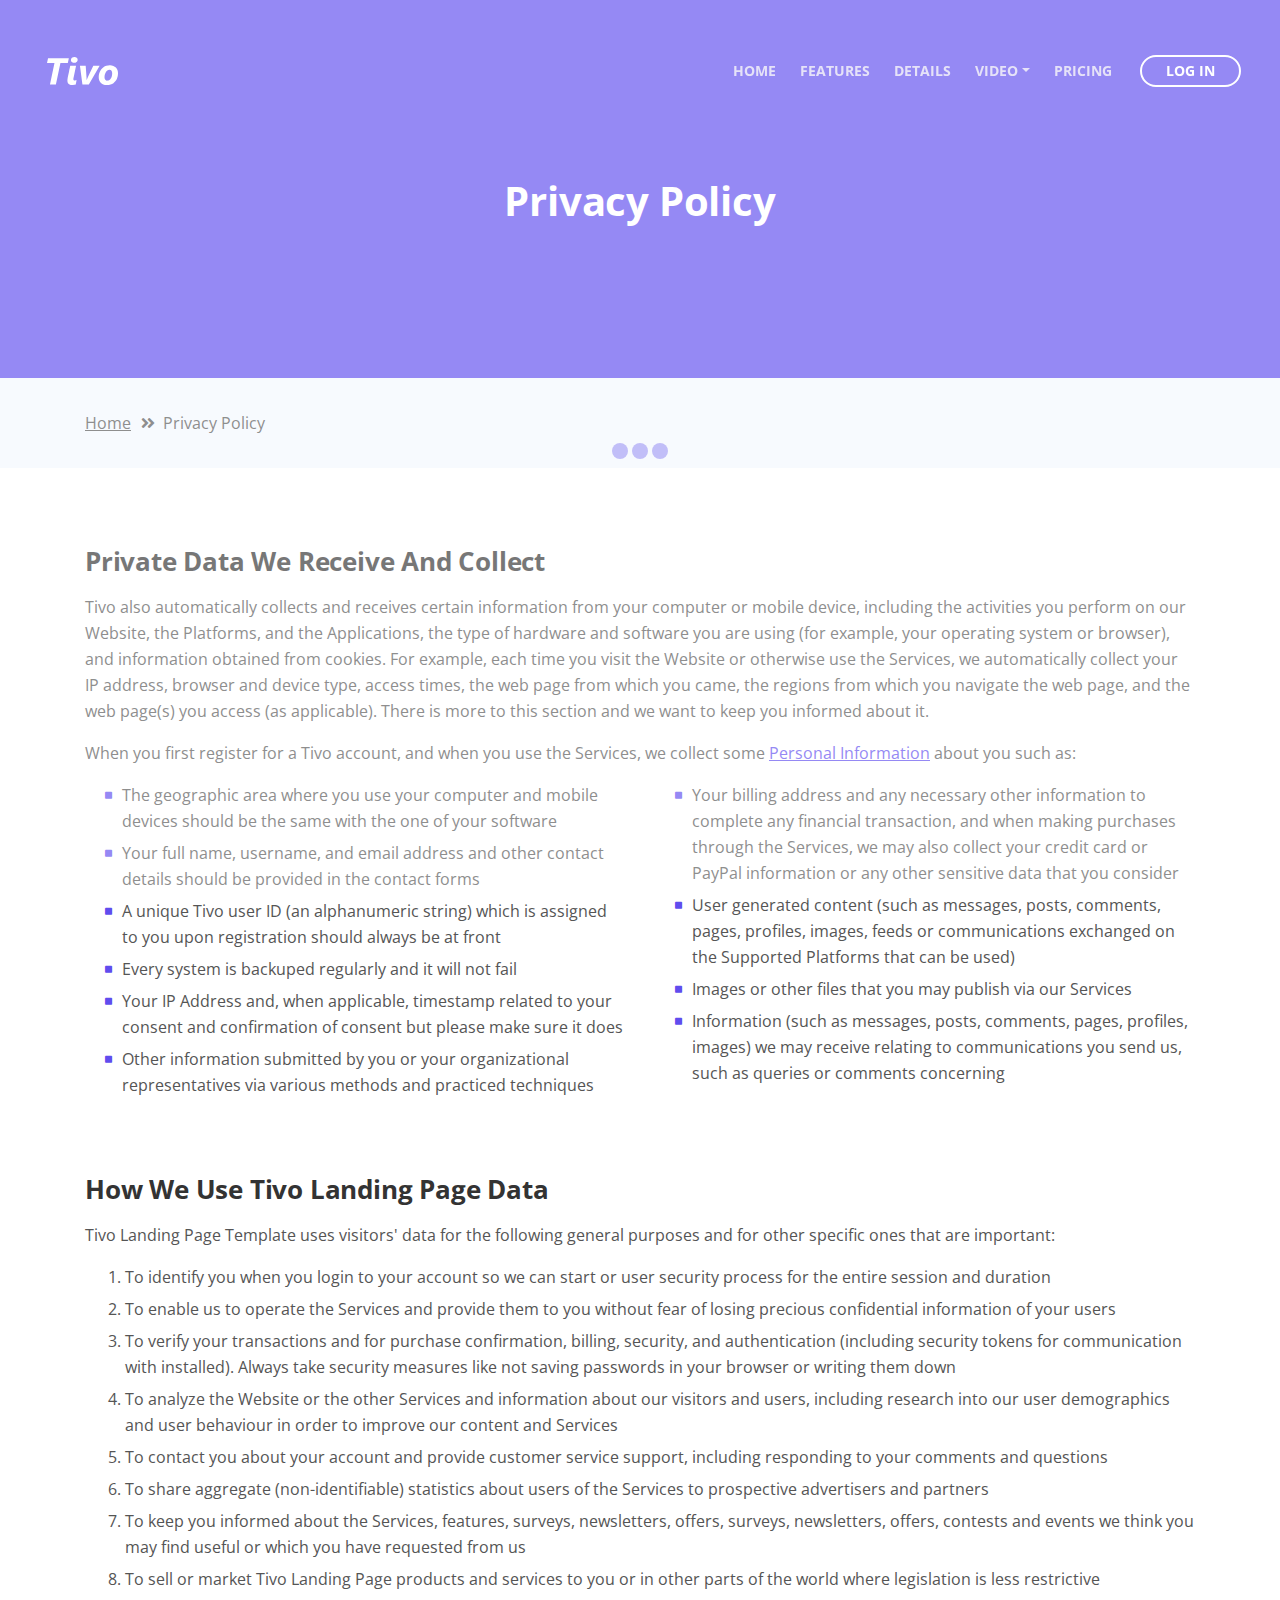
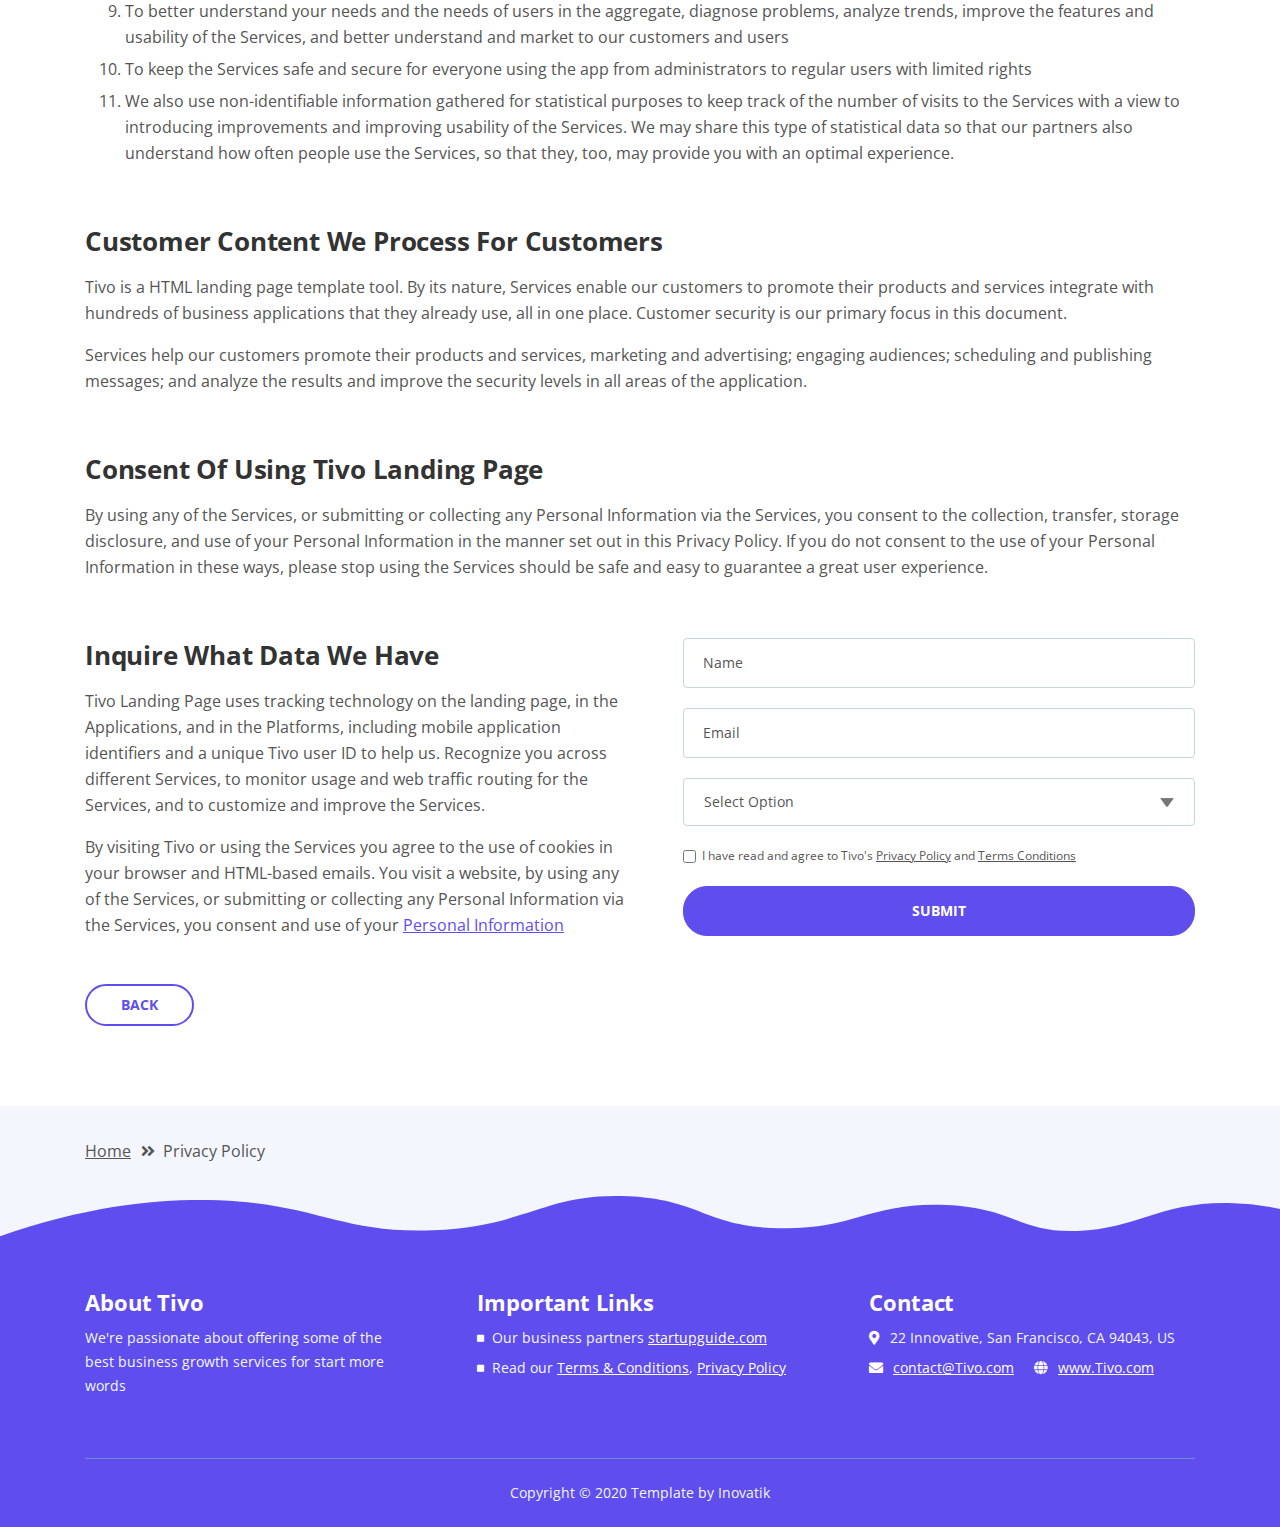
<file: privacy-policy.html>
<!DOCTYPE html>
<html lang="en">
<head>
    <meta charset="utf-8">
    <meta name="viewport" content="width=device-width, initial-scale=1, shrink-to-fit=no">
    
    <!-- SEO Meta Tags -->
    <meta name="description" content="Tivo is a HTML landing page template built with Bootstrap to help you crate engaging presentations for SaaS apps and convert visitors into users.">
    <meta name="author" content="Inovatik">

    <!-- OG Meta Tags to improve the way the post looks when you share the page on LinkedIn, Facebook, Google+ -->
	<meta property="og:site_name" content="" /> <!-- website name -->
	<meta property="og:site" content="" /> <!-- website link -->
	<meta property="og:title" content=""/> <!-- title shown in the actual shared post -->
	<meta property="og:description" content="" /> <!-- description shown in the actual shared post -->
	<meta property="og:image" content="" /> <!-- image link, make sure it's jpg -->
	<meta property="og:url" content="" /> <!-- where do you want your post to link to -->
	<meta property="og:type" content="article" />

    <!-- Website Title -->
    <title>Privacy Policy - Tivo - SaaS App HTML Landing Page Template</title>
    
    <!-- Styles -->
    <link href="https://fonts.googleapis.com/css?family=Open+Sans:400,400i,700&display=swap&subset=latin-ext" rel="stylesheet">
    <link href="css/bootstrap.css" rel="stylesheet">
    <link href="css/fontawesome-all.css" rel="stylesheet">
    <link href="css/swiper.css" rel="stylesheet">
	<link href="css/magnific-popup.css" rel="stylesheet">
	<link href="css/styles.css" rel="stylesheet">
	
	<!-- Favicon  -->
    <link rel="icon" href="images/favicon.png">
</head>
<body data-spy="scroll" data-target=".fixed-top">
    
    <!-- Preloader -->
	<div class="spinner-wrapper">
        <div class="spinner">
            <div class="bounce1"></div>
            <div class="bounce2"></div>
            <div class="bounce3"></div>
        </div>
    </div>
    <!-- end of preloader -->
    

    <!-- Navigation -->
    <nav class="navbar navbar-expand-lg navbar-dark navbar-custom fixed-top">
        <div class="container">

            <!-- Text Logo - Use this if you don't have a graphic logo -->
            <!-- <a class="navbar-brand logo-text page-scroll" href="index.html">Tivo</a> -->

            <!-- Image Logo -->
            <a class="navbar-brand logo-image" href="index.html"><img src="images/logo.svg" alt="alternative"></a> 
            
            <!-- Mobile Menu Toggle Button -->
            <button class="navbar-toggler" type="button" data-toggle="collapse" data-target="#navbarsExampleDefault" aria-controls="navbarsExampleDefault" aria-expanded="false" aria-label="Toggle navigation">
                <span class="navbar-toggler-awesome fas fa-bars"></span>
                <span class="navbar-toggler-awesome fas fa-times"></span>
            </button>
            <!-- end of mobile menu toggle button -->

            <div class="collapse navbar-collapse" id="navbarsExampleDefault">
                <ul class="navbar-nav ml-auto">
                    <li class="nav-item">
                        <a class="nav-link page-scroll" href="index.html#header">HOME <span class="sr-only">(current)</span></a>
                    </li>
                    <li class="nav-item">
                        <a class="nav-link page-scroll" href="index.html#features">FEATURES</a>
                    </li>
                    <li class="nav-item">
                        <a class="nav-link page-scroll" href="index.html#details">DETAILS</a>
                    </li>

                    <!-- Dropdown Menu -->          
                    <li class="nav-item dropdown">
                        <a class="nav-link dropdown-toggle page-scroll" href="index.html#video" id="navbarDropdown" role="button" aria-haspopup="true" aria-expanded="false">VIDEO</a>
                        <div class="dropdown-menu" aria-labelledby="navbarDropdown">
                            <a class="dropdown-item" href="article-details.html"><span class="item-text">ARTICLE DETAILS</span></a>
                            <div class="dropdown-items-divide-hr"></div>
                            <a class="dropdown-item" href="terms-conditions.html"><span class="item-text">TERMS CONDITIONS</span></a>
                            <div class="dropdown-items-divide-hr"></div>
                            <a class="dropdown-item" href="privacy-policy.html"><span class="item-text">PRIVACY POLICY</span></a>
                        </div>
                    </li>
                    <!-- end of dropdown menu -->

                    <li class="nav-item">
                        <a class="nav-link page-scroll" href="index.html#pricing">PRICING</a>
                    </li>
                </ul>
                <span class="nav-item">
                    <a class="btn-outline-sm" href="log-in.html">LOG IN</a>
                </span>
            </div>
        </div> <!-- end of container -->
    </nav> <!-- end of navbar -->
    <!-- end of navigation -->


    <!-- Header -->
    <header id="header" class="ex-header">
        <div class="container">
            <div class="row">
                <div class="col-md-12">
                    <h1>Privacy Policy</h1>
                </div> <!-- end of col -->
            </div> <!-- end of row -->
        </div> <!-- end of container -->
    </header> <!-- end of ex-header -->
    <!-- end of header -->


    <!-- Breadcrumbs -->
    <div class="ex-basic-1">
        <div class="container">
            <div class="row">
                <div class="col-lg-12">
                    <div class="breadcrumbs">
                        <a href="index.html">Home</a><i class="fa fa-angle-double-right"></i><span>Privacy Policy</span>
                    </div> <!-- end of breadcrumbs -->
                </div> <!-- end of col -->
            </div> <!-- end of row -->
        </div> <!-- end of container -->
    </div> <!-- end of ex-basic-1 -->
    <!-- end of breadcrumbs -->


    <!-- Privacy Content -->
    <div class="ex-basic-2">
        <div class="container">
            <div class="row">
                <div class="col-lg-12">
                    <div class="text-container">
                        <h3>Private Data We Receive And Collect</h3>
                        <p>Tivo also automatically collects and receives certain information from your computer or mobile device, including the activities you perform on our Website, the Platforms, and the Applications, the type of hardware and software you are using (for example, your operating system or browser), and information obtained from cookies. For example, each time you visit the Website or otherwise use the Services, we automatically collect your IP address, browser and device type, access times, the web page from which you came, the regions from which you navigate the web page, and the web page(s) you access (as applicable). There is more to this section and we want to keep you informed about it.</p>
                        <p>When you first register for a Tivo account, and when you use the Services, we collect some <a class="blue" href="#your-link">Personal Information</a> about you such as:</p>
                        <div class="row">
                            <div class="col-md-6">
                                <ul class="list-unstyled li-space-lg indent">
                                    <li class="media">
                                        <i class="fas fa-square"></i>
                                        <div class="media-body">The geographic area where you use your computer and mobile devices should be the same with the one of your software</div>
                                    </li>
                                    <li class="media">
                                        <i class="fas fa-square"></i>
                                        <div class="media-body">Your full name, username, and email address and other contact details should be provided in the contact forms</div>
                                    </li>
                                    <li class="media">
                                        <i class="fas fa-square"></i>
                                        <div class="media-body">A unique Tivo user ID (an alphanumeric string) which is assigned to you upon registration should always be at front</div>
                                    </li>
                                    <li class="media">
                                        <i class="fas fa-square"></i>
                                        <div class="media-body">Every system is backuped regularly and it will not fail</div>
                                    </li>
                                    <li class="media">
                                        <i class="fas fa-square"></i>
                                        <div class="media-body">Your IP Address and, when applicable, timestamp related to your consent and confirmation of consent but please make sure it does</div>
                                    </li>
                                    <li class="media">
                                        <i class="fas fa-square"></i>
                                        <div class="media-body">Other information submitted by you or your organizational representatives via various methods and practiced techniques</div>
                                    </li>
                                </ul>
                            </div> <!-- end of col -->

                            <div class="col-md-6">
                                <ul class="list-unstyled li-space-lg indent">
                                    <li class="media">
                                        <i class="fas fa-square"></i>
                                        <div class="media-body">Your billing address and any necessary other information to complete any financial transaction, and when making purchases through the Services, we may also collect your credit card or PayPal information or any other sensitive data that you consider</div>
                                    </li>
                                    <li class="media">
                                        <i class="fas fa-square"></i>
                                        <div class="media-body">User generated content (such as messages, posts, comments, pages, profiles, images, feeds or communications exchanged on the Supported Platforms that can be used)</div>
                                    </li>
                                    <li class="media">
                                        <i class="fas fa-square"></i>
                                        <div class="media-body">Images or other files that you may publish via our Services</div>
                                    </li>
                                    <li class="media">
                                        <i class="fas fa-square"></i>
                                        <div class="media-body">Information (such as messages, posts, comments, pages, profiles, images) we may receive relating to communications you send us, such as queries or comments concerning</div>
                                    </li>
                                </ul>
                            </div> <!-- end of col -->
                        </div> <!-- end of row -->
                    </div> <!-- end of text-container-->
                    
                    <div class="text-container">
                        <h3>How We Use Tivo Landing Page Data</h3>
                        <p>Tivo Landing Page Template uses visitors' data for the following general purposes and for other specific ones that are important:</p>
                        <ol class="li-space-lg">
                            <li>To identify you when you login to your account so we can start or user security process for the entire session and duration</li>
                            <li>To enable us to operate the Services and provide them to you without fear of losing precious confidential information of your users</li>
                            <li>To verify your transactions and for purchase confirmation, billing, security, and authentication (including security tokens for communication with installed). Always take security measures like not saving passwords in your browser or writing them down</li>
                            <li>To analyze the Website or the other Services and information about our visitors and users, including research into our user demographics and user behaviour in order to improve our content and Services</li>
                            <li>To contact you about your account and provide customer service support, including responding to your comments and questions</li>
                            <li>To share aggregate (non-identifiable) statistics about users of the Services to prospective advertisers and partners</li>
                            <li>To keep you informed about the Services, features, surveys, newsletters, offers, surveys, newsletters, offers, contests and events we think you may find useful or which you have requested from us</li>
                            <li>To sell or market Tivo Landing Page products and services to you or in other parts of the world where legislation is less restrictive</li>
                            <li>To better understand your needs and the needs of users in the aggregate, diagnose problems, analyze trends, improve the features and usability of the Services, and better understand and market to our customers and users</li>
                            <li>To keep the Services safe and secure for everyone using the app from administrators to regular users with limited rights</li>
                            <li>We also use non-identifiable information gathered for statistical purposes to keep track of the number of visits to the Services with a view to introducing improvements and improving usability of the Services. We may share this type of statistical data so that our partners also understand how often people use the Services, so that they, too, may provide you with an optimal experience.</li>
                        </ol>
                    </div> <!-- end of text-container -->

                    <div class="text-container">
                        <h3>Customer Content We Process For Customers</h3>
                        <p>Tivo is a HTML landing page template tool. By its nature, Services enable our customers to promote their products and services integrate with hundreds of business applications that they already use, all in one place. Customer security is our primary focus in this document.</p>
                        <p>Services help our customers promote their products and services, marketing and advertising; engaging audiences; scheduling and publishing messages; and analyze the results and improve the security levels in all areas of the application.</p>
                    </div> <!-- end of text container -->

                    <div class="text-container">
                        <h3>Consent Of Using Tivo Landing Page</h3>
					    <p>By using any of the Services, or submitting or collecting any Personal Information via the Services, you consent to the collection, transfer, storage disclosure, and use of your Personal Information in the manner set out in this Privacy Policy. If you do not consent to the use of your Personal Information in these ways, please stop using the Services should be safe and easy to guarantee a great user experience.</p>
                    </div> <!-- end of text-container -->
                                       
                    <div class="row">
                        <div class="col-md-6">
                            <div class="text-container last">
                                <h3>Inquire What Data We Have</h3>
                                <p>Tivo Landing Page uses tracking technology on the landing page, in the Applications, and in the Platforms, including mobile application identifiers and a unique Tivo user ID to help us. Recognize you across different Services, to monitor usage and web traffic routing for the Services, and to customize and improve the Services.</p>
                                <p>By visiting Tivo or using the Services you agree to the use of cookies in your browser and HTML-based emails. You visit a website, by using any of the Services, or submitting or collecting any Personal Information via the Services, you consent and use of your <a class="blue" href="#your-link">Personal Information</a></p>
                            </div> <!-- end of text container -->
                        </div> <!-- end of col-->
                        <div class="col-md-6">

                            <!-- Privacy Form -->
                            <div class="form-container">
                                <form id="privacyForm" data-toggle="validator" data-focus="false">
                                    <div class="form-group">
                                        <input type="text" class="form-control-input" id="pname" required>
                                        <label class="label-control" for="pname">Name</label>
                                        <div class="help-block with-errors"></div>
                                    </div>
                                    <div class="form-group">
                                        <input type="email" class="form-control-input" id="pemail" required>
                                        <label class="label-control" for="pemail">Email</label>
                                        <div class="help-block with-errors"></div>
                                    </div>
                                    <div class="form-group">
                                        <select class="form-control-select" id="pselect" required>
                                            <option class="select-option" value="" disabled selected>Select Option</option>
                                            <option class="select-option" value="Delete data">Delete my data</option>
                                            <option class="select-option" value="Show me data">Show me my data</option>
                                        </select>
                                        <div class="help-block with-errors"></div>
                                    </div>
                                    <div class="form-group checkbox">
                                        <input type="checkbox" id="pterms" value="Agreed-to-Terms" required>I have read and agree to Tivo's <a href="privacy-policy.html">Privacy Policy</a> and <a href="terms-conditions.html">Terms Conditions</a>
                                        <div class="help-block with-errors"></div>
                                    </div>
                                    <div class="form-group">
                                        <button type="submit" class="form-control-submit-button">SUBMIT</button>
                                    </div>
                                    <div class="form-message">
                                        <div id="pmsgSubmit" class="h3 text-center hidden"></div>
                                    </div>
                                </form>
                            </div> <!-- end of form container -->
                            <!-- end of privacy form -->

                        </div> <!-- end of col--> 
                    </div> <!-- end of row -->
                    <a class="btn-outline-reg" href="index.html">BACK</a>
                </div> <!-- end of col-->
            </div> <!-- end of row -->
        </div> <!-- end of container -->
    </div> <!-- end of ex-basic-2 -->
    <!-- end of privacy content -->


    <!-- Breadcrumbs -->
    <div class="ex-basic-1">
        <div class="container">
            <div class="row">
                <div class="col-lg-12">
                    <div class="breadcrumbs">
                        <a href="index.html">Home</a><i class="fa fa-angle-double-right"></i><span>Privacy Policy</span>
                    </div> <!-- end of breadcrumbs -->
                </div> <!-- end of col -->
            </div> <!-- end of row -->
        </div> <!-- end of container -->
    </div> <!-- end of ex-basic-1 -->
    <!-- end of breadcrumbs -->

    
    <!-- Footer -->
    <svg class="ex-footer-frame" data-name="Layer 2" xmlns="http://www.w3.org/2000/svg" preserveAspectRatio="none" viewBox="0 0 1920 79"><defs><style>.cls-2{fill:#5f4def;}</style></defs><title>footer-frame</title><path class="cls-2" d="M0,72.427C143,12.138,255.5,4.577,328.644,7.943c147.721,6.8,183.881,60.242,320.83,53.737,143-6.793,167.826-68.128,293-60.9,109.095,6.3,115.68,54.364,225.251,57.319,113.58,3.064,138.8-47.711,251.189-41.8,104.012,5.474,109.713,50.4,197.369,46.572,89.549-3.91,124.375-52.563,227.622-50.155A338.646,338.646,0,0,1,1920,23.467V79.75H0V72.427Z" transform="translate(0 -0.188)"/></svg>
    <div class="footer">
        <div class="container">
            <div class="row">
                <div class="col-md-4">
                    <div class="footer-col first">
                        <h4>About Tivo</h4>
                        <p class="p-small">We're passionate about offering some of the best business growth services for start more words</p>
                    </div>
                </div> <!-- end of col -->
                <div class="col-md-4">
                    <div class="footer-col middle">
                        <h4>Important Links</h4>
                        <ul class="list-unstyled li-space-lg p-small">
                            <li class="media">
                                <i class="fas fa-square"></i>
                                <div class="media-body">Our business partners <a class="white" href="#your-link">startupguide.com</a></div>
                            </li>
                            <li class="media">
                                <i class="fas fa-square"></i>
                                <div class="media-body">Read our <a class="white" href="terms-conditions.html">Terms & Conditions</a>, <a class="white" href="privacy-policy.html">Privacy Policy</a></div>
                            </li>
                        </ul>
                    </div>
                </div> <!-- end of col -->
                <div class="col-md-4">
                    <div class="footer-col last">
                        <h4>Contact</h4>
                        <ul class="list-unstyled li-space-lg p-small">
                            <li class="media">
                                <i class="fas fa-map-marker-alt"></i>
                                <div class="media-body">22 Innovative, San Francisco, CA 94043, US</div>
                            </li>
                            <li class="media">
                                <i class="fas fa-envelope"></i>
                                <div class="media-body"><a class="white" href="mailto:contact@Tivo.com">contact@Tivo.com</a> <i class="fas fa-globe"></i><a class="white" href="#your-link">www.Tivo.com</a></div>
                            </li>
                        </ul>
                    </div> 
                </div> <!-- end of col -->
            </div> <!-- end of row -->
        </div> <!-- end of container -->
    </div> <!-- end of footer -->  
    <!-- end of footer -->


    <!-- Copyright -->
    <div class="copyright">
        <div class="container">
            <div class="row">
                <div class="col-lg-12">
                    <p class="p-small">Copyright © 2020 <a href="https://inovatik.com">Template by Inovatik</a></p>
                </div> <!-- end of col -->
            </div> <!-- enf of row -->
        </div> <!-- end of container -->
    </div> <!-- end of copyright --> 
    <!-- end of copyright -->
    
    	
    <!-- Scripts -->
    <script src="js/jquery.min.js"></script> <!-- jQuery for Bootstrap's JavaScript plugins -->
    <script src="js/popper.min.js"></script> <!-- Popper tooltip library for Bootstrap -->
    <script src="js/bootstrap.min.js"></script> <!-- Bootstrap framework -->
    <script src="js/jquery.easing.min.js"></script> <!-- jQuery Easing for smooth scrolling between anchors -->
    <script src="js/swiper.min.js"></script> <!-- Swiper for image and text sliders -->
    <script src="js/jquery.magnific-popup.js"></script> <!-- Magnific Popup for lightboxes -->
    <script src="js/validator.min.js"></script> <!-- Validator.js - Bootstrap plugin that validates forms -->
    <script src="js/scripts.js"></script> <!-- Custom scripts -->
</body>
</html>
</file>
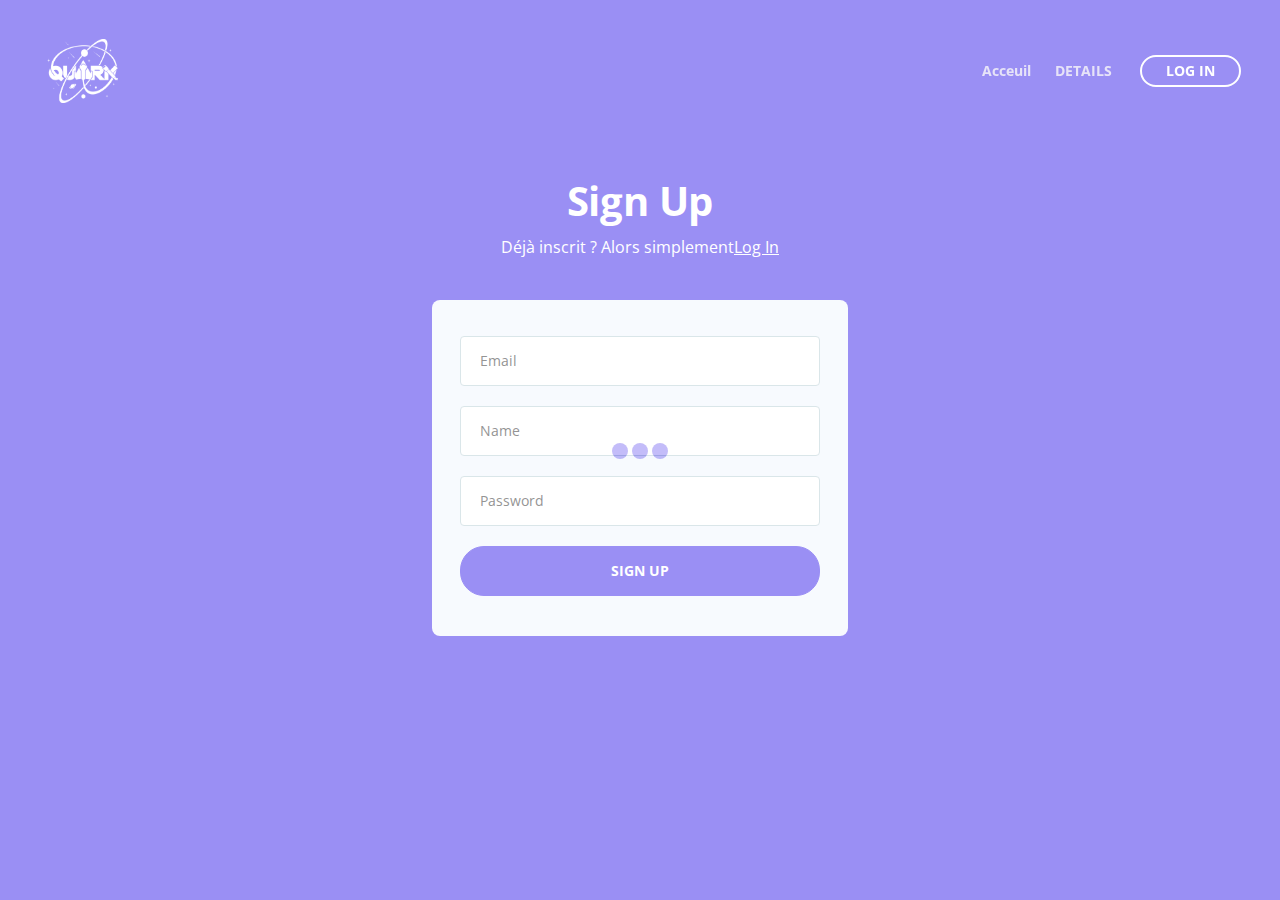
<file: sign-up.html>
<!DOCTYPE html>
<html lang="en">
<head>
    <meta charset="utf-8">
    <meta name="viewport" content="width=device-width, initial-scale=1, shrink-to-fit=no">
    
    <!-- SEO Meta Tags -->
    <meta name="description" content=" SaaS apps and convert visitors into users.">
    <meta name="author" content="Inovatik">

    <!-- OG Meta Tags to improve the way the post looks when you share the page on LinkedIn, Facebook, Google+ -->
	<meta property="og:site_name" content="" /> <!-- website name -->
	<meta property="og:site" content="" /> <!-- website link -->
	<meta property="og:title" content=""/> <!-- title shown in the actual shared post -->
	<meta property="og:description" content="" /> <!-- description shown in the actual shared post -->
	<meta property="og:image" content="" /> <!-- image link, make sure it's jpg -->
	<meta property="og:url" content="" /> <!-- where do you want your post to link to -->
	<meta property="og:type" content="article" />

    <!-- Website Title -->
    <title>Sign Up </title>
    
    <!-- Styles -->
    <link href="https://fonts.googleapis.com/css?family=Open+Sans:400,400i,700&display=swap&subset=latin-ext" rel="stylesheet">
    <link href="css/bootstrap.css" rel="stylesheet">
    <link href="css/fontawesome-all.css" rel="stylesheet">
    <link href="css/swiper.css" rel="stylesheet">
	<link href="css/magnific-popup.css" rel="stylesheet">
	<link href="css/styles.css" rel="stylesheet">
	
	<!-- Favicon  -->
    <link rel="icon" href="images/logo.png">
</head>
<body data-spy="scroll" data-target=".fixed-top">
    
    <!-- Preloader -->
	<div class="spinner-wrapper">
        <div class="spinner">
            <div class="bounce1"></div>
            <div class="bounce2"></div>
            <div class="bounce3"></div>
        </div>
    </div>
    <!-- end of preloader -->
    

    <!-- Navigation -->
    <nav class="navbar navbar-expand-lg navbar-dark navbar-custom fixed-top">
        <div class="container">

            <!-- Text Logo - Use this if you don't have a graphic logo -->
            <!-- <a class="navbar-brand logo-text page-scroll" href="index.html">Tivo</a> -->

            <!-- Image Logo -->
            <a class="navbar-brand logo-image" href="index.html"><img src="images/logo.png" alt="alternative"></a> 
            
            <!-- Mobile Menu Toggle Button -->
            <button class="navbar-toggler" type="button" data-toggle="collapse" data-target="#navbarsExampleDefault" aria-controls="navbarsExampleDefault" aria-expanded="false" aria-label="Toggle navigation">
                <span class="navbar-toggler-awesome fas fa-bars"></span>
                <span class="navbar-toggler-awesome fas fa-times"></span>
            </button>
            <!-- end of mobile menu toggle button -->

            <div class="collapse navbar-collapse" id="navbarsExampleDefault">
                <ul class="navbar-nav ml-auto">
                    <li class="nav-item">
                        <a class="nav-link page-scroll" href="index.html#header">Acceuil<span class="sr-only">(current)</span></a>
                    </li>
                    <li class="nav-item">
                        <a class="nav-link page-scroll" href="index.html#details">DETAILS</a>
                    </li>
                </ul>
                <span class="nav-item">
                    <a class="btn-outline-sm" href="log-in.html">LOG IN</a>
                </span>
            </div>
        </div> <!-- end of container -->
    </nav> <!-- end of navbar -->
    <!-- end of navigation -->


    <!-- Header -->
    <header id="header" class="ex-2-header">
        <div class="container">
            <div class="row">
                <div class="col-lg-12">
                    <h1>Sign Up</h1>
                   <p>Déjà inscrit ? Alors simplement<a class="white" href="log-in.html">Log In</a></p> 
                    <!-- Sign Up Form -->
                    <div class="form-container">
                        <form id="signUpForm" data-toggle="validator" data-focus="false">
                            <div class="form-group">
                                <input type="email" class="form-control-input" id="semail" required>
                                <label class="label-control" for="semail">Email</label>
                                <div class="help-block with-errors"></div>
                            </div>
                            <div class="form-group">
                                <input type="text" class="form-control-input" id="sname" required>
                                <label class="label-control" for="sname">Name</label>
                                <div class="help-block with-errors"></div>
                            </div>
                            <div class="form-group">
                                <input type="text" class="form-control-input" id="spassword" required>
                                <label class="label-control" for="spassword">Password</label>
                                <div class="help-block with-errors"></div>
                            </div>
                            <div class="form-group checkbox">
                                <!-- <input type="checkbox" id="sterms" value="Agreed-to-Terms" required>I agree with quark <a href="privacy-policy.html">Privacy Policy</a> and <a href="terms-conditions.html">Terms Conditions</a> -->
                                <div class="help-block with-errors"></div>
                            </div>
                            <div class="form-group">
                                <button type="submit" class="form-control-submit-button">SIGN UP</button>
                            </div>
                            <div class="form-message">
                                <div id="smsgSubmit" class="h3 text-center hidden"></div>
                            </div>
                        </form>
                    </div> <!-- end of form container -->
                    <!-- end of sign up form -->

                </div> <!-- end of col -->
            </div> <!-- end of row -->
        </div> <!-- end of container -->
    </header> <!-- end of ex-header -->
    <!-- end of header -->


    <!-- Scripts -->
    <script src="js/jquery.min.js"></script> <!-- jQuery for Bootstrap's JavaScript plugins -->
    <script src="js/popper.min.js"></script> <!-- Popper tooltip library for Bootstrap -->
    <script src="js/bootstrap.min.js"></script> <!-- Bootstrap framework -->
    <script src="js/jquery.easing.min.js"></script> <!-- jQuery Easing for smooth scrolling between anchors -->
    <script src="js/swiper.min.js"></script> <!-- Swiper for image and text sliders -->
    <script src="js/jquery.magnific-popup.js"></script> <!-- Magnific Popup for lightboxes -->
    <script src="js/validator.min.js"></script> <!-- Validator.js - Bootstrap plugin that validates forms -->
    <script src="js/scripts.js"></script> <!-- Custom scripts -->
</body>
</html>
</file>
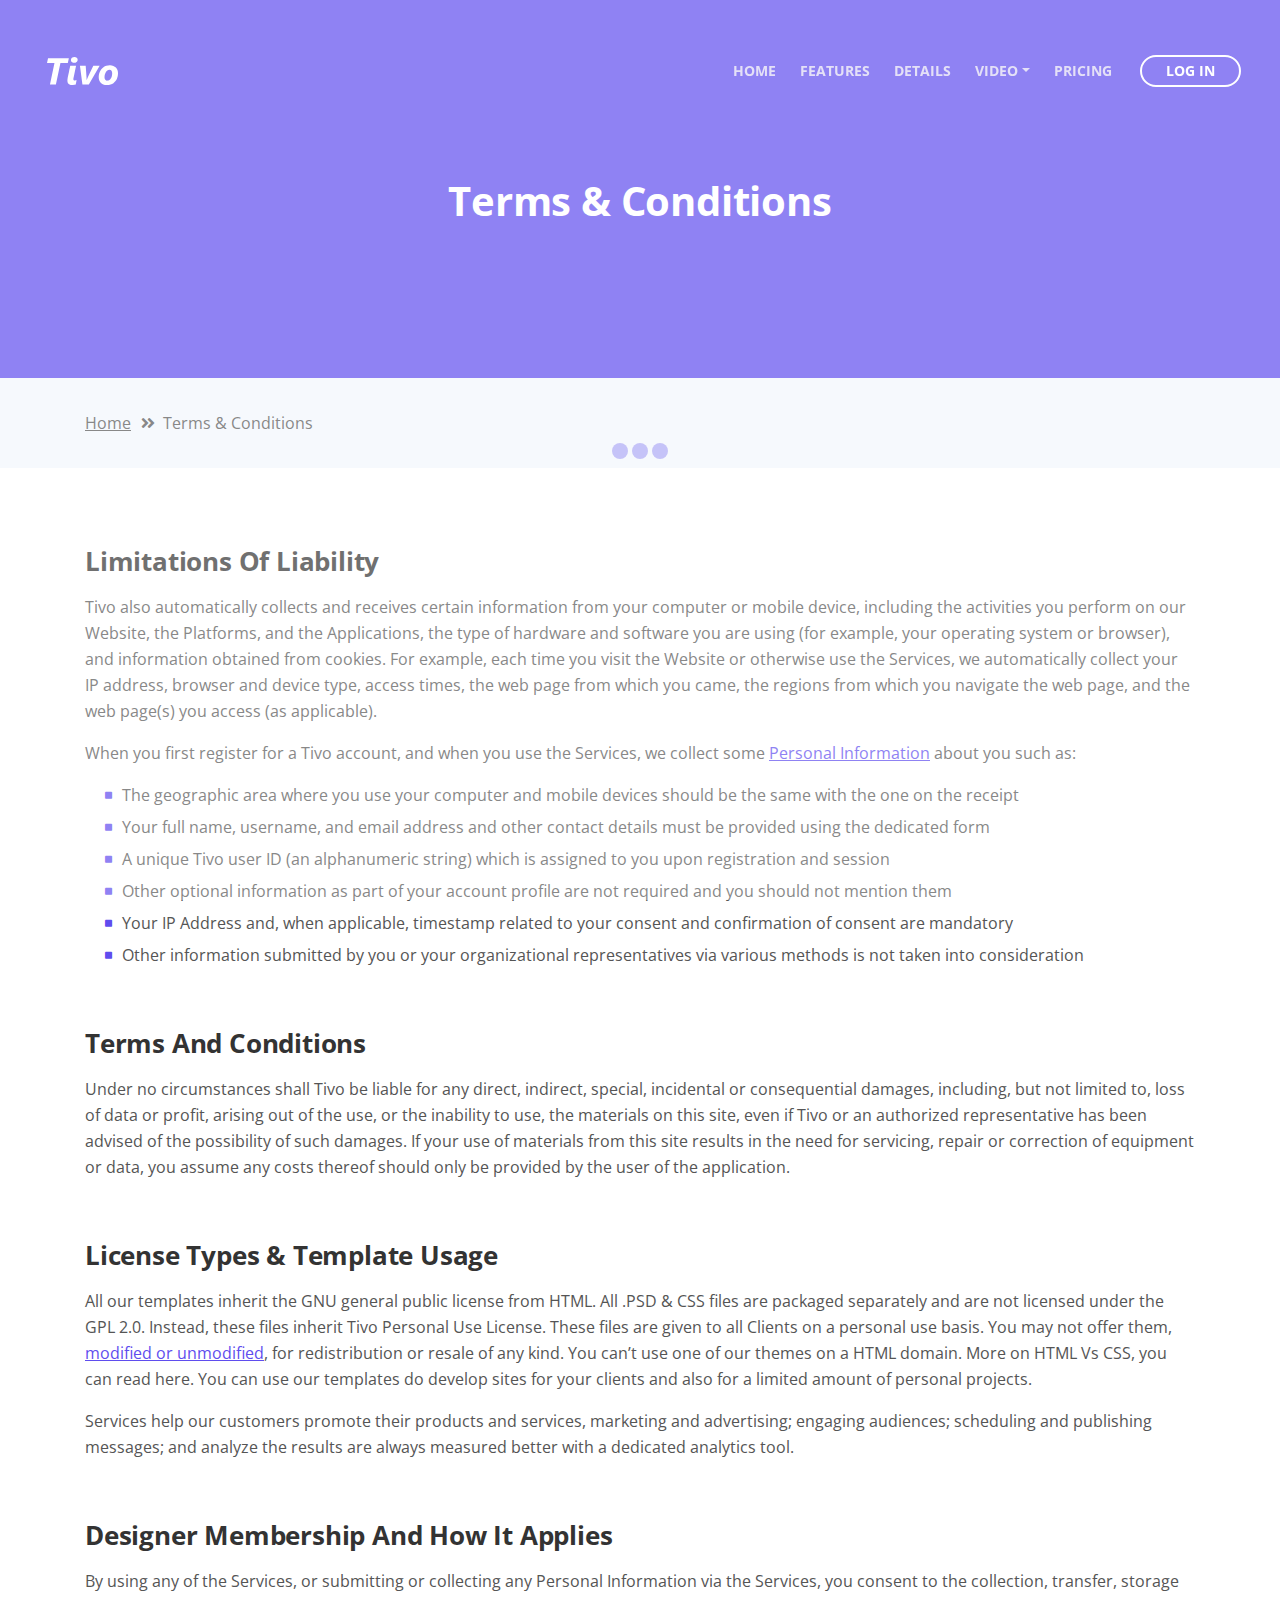
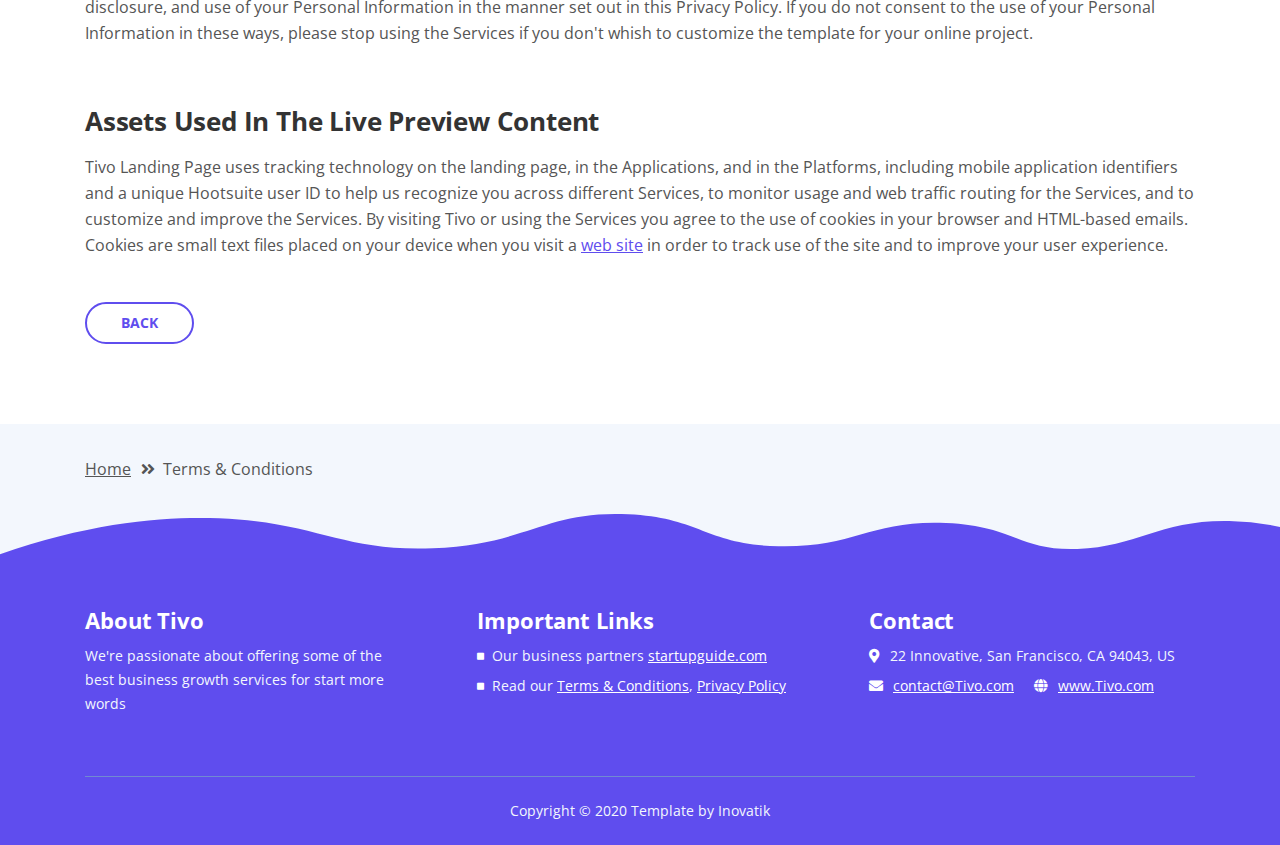
<file: terms-conditions.html>
<!DOCTYPE html>
<html lang="en">
<head>
    <meta charset="utf-8">
    <meta name="viewport" content="width=device-width, initial-scale=1, shrink-to-fit=no">
    
    <!-- SEO Meta Tags -->
    <meta name="description" content="Tivo is a HTML landing page template built with Bootstrap to help you crate engaging presentations for SaaS apps and convert visitors into users.">
    <meta name="author" content="Inovatik">

    <!-- OG Meta Tags to improve the way the post looks when you share the page on LinkedIn, Facebook, Google+ -->
	<meta property="og:site_name" content="" /> <!-- website name -->
	<meta property="og:site" content="" /> <!-- website link -->
	<meta property="og:title" content=""/> <!-- title shown in the actual shared post -->
	<meta property="og:description" content="" /> <!-- description shown in the actual shared post -->
	<meta property="og:image" content="" /> <!-- image link, make sure it's jpg -->
	<meta property="og:url" content="" /> <!-- where do you want your post to link to -->
	<meta property="og:type" content="article" />

    <!-- Website Title -->
    <title>Terms Conditions - Tivo - SaaS App HTML Landing Page Template</title>
    
    <!-- Styles -->
    <link href="https://fonts.googleapis.com/css?family=Open+Sans:400,400i,700&display=swap&subset=latin-ext" rel="stylesheet">
    <link href="css/bootstrap.css" rel="stylesheet">
    <link href="css/fontawesome-all.css" rel="stylesheet">
    <link href="css/swiper.css" rel="stylesheet">
	<link href="css/magnific-popup.css" rel="stylesheet">
	<link href="css/styles.css" rel="stylesheet">
	
	<!-- Favicon  -->
    <link rel="icon" href="images/favicon.png">
</head>
<body data-spy="scroll" data-target=".fixed-top">
    
    <!-- Preloader -->
	<div class="spinner-wrapper">
        <div class="spinner">
            <div class="bounce1"></div>
            <div class="bounce2"></div>
            <div class="bounce3"></div>
        </div>
    </div>
    <!-- end of preloader -->
    

    <!-- Navigation -->
    <nav class="navbar navbar-expand-lg navbar-dark navbar-custom fixed-top">
        <div class="container">

            <!-- Text Logo - Use this if you don't have a graphic logo -->
            <!-- <a class="navbar-brand logo-text page-scroll" href="index.html">Tivo</a> -->

            <!-- Image Logo -->
            <a class="navbar-brand logo-image" href="index.html"><img src="images/logo.svg" alt="alternative"></a> 
            
            <!-- Mobile Menu Toggle Button -->
            <button class="navbar-toggler" type="button" data-toggle="collapse" data-target="#navbarsExampleDefault" aria-controls="navbarsExampleDefault" aria-expanded="false" aria-label="Toggle navigation">
                <span class="navbar-toggler-awesome fas fa-bars"></span>
                <span class="navbar-toggler-awesome fas fa-times"></span>
            </button>
            <!-- end of mobile menu toggle button -->

            <div class="collapse navbar-collapse" id="navbarsExampleDefault">
                <ul class="navbar-nav ml-auto">
                    <li class="nav-item">
                        <a class="nav-link page-scroll" href="index.html#header">HOME <span class="sr-only">(current)</span></a>
                    </li>
                    <li class="nav-item">
                        <a class="nav-link page-scroll" href="index.html#features">FEATURES</a>
                    </li>
                    <li class="nav-item">
                        <a class="nav-link page-scroll" href="index.html#details">DETAILS</a>
                    </li>

                    <!-- Dropdown Menu -->          
                    <li class="nav-item dropdown">
                        <a class="nav-link dropdown-toggle page-scroll" href="index.html#video" id="navbarDropdown" role="button" aria-haspopup="true" aria-expanded="false">VIDEO</a>
                        <div class="dropdown-menu" aria-labelledby="navbarDropdown">
                            <a class="dropdown-item" href="article-details.html"><span class="item-text">ARTICLE DETAILS</span></a>
                            <div class="dropdown-items-divide-hr"></div>
                            <a class="dropdown-item" href="terms-conditions.html"><span class="item-text">TERMS CONDITIONS</span></a>
                            <div class="dropdown-items-divide-hr"></div>
                            <a class="dropdown-item" href="privacy-policy.html"><span class="item-text">PRIVACY POLICY</span></a>
                        </div>
                    </li>
                    <!-- end of dropdown menu -->

                    <li class="nav-item">
                        <a class="nav-link page-scroll" href="index.html#pricing">PRICING</a>
                    </li>
                </ul>
                <span class="nav-item">
                    <a class="btn-outline-sm" href="log-in.html">LOG IN</a>
                </span>
            </div>
        </div> <!-- end of container -->
    </nav> <!-- end of navbar -->
    <!-- end of navigation -->


    <!-- Header -->
    <header id="header" class="ex-header">
        <div class="container">
            <div class="row">
                <div class="col-lg-12">
                    <h1>Terms & Conditions</h1>
                </div> <!-- end of col -->
            </div> <!-- end of row -->
        </div> <!-- end of container -->
    </header> <!-- end of ex-header -->
    <!-- end of header -->


    <!-- Breadcrumbs -->
    <div class="ex-basic-1">
        <div class="container">
            <div class="row">
                <div class="col-lg-12">
                    <div class="breadcrumbs">
                        <a href="index.html">Home</a><i class="fa fa-angle-double-right"></i><span>Terms & Conditions</span>
                    </div> <!-- end of breadcrumbs -->
                </div> <!-- end of col -->
            </div> <!-- end of row -->
        </div> <!-- end of container -->
    </div> <!-- end of ex-basic-1 -->
    <!-- end of breadcrumbs -->


    <!-- Terms Content -->
    <div class="ex-basic-2">
        <div class="container">
            <div class="row">
                <div class="col-lg-12">
                    <div class="text-container">
                        <h3>Limitations Of Liability</h3>
                        <p>Tivo also automatically collects and receives certain information from your computer or mobile device, including the activities you perform on our Website, the Platforms, and the Applications, the type of hardware and software you are using (for example, your operating system or browser), and information obtained from cookies. For example, each time you visit the Website or otherwise use the Services, we automatically collect your IP address, browser and device type, access times, the web page from which you came, the regions from which you navigate the web page, and the web page(s) you access (as applicable).</p>
                        <p>When you first register for a Tivo account, and when you use the Services, we collect some <a class="blue" href="#your-link">Personal Information</a> about you such as:</p>
                        <ul class="list-unstyled li-space-lg indent">
                            <li class="media">
                                <i class="fas fa-square"></i>
                                <div class="media-body">The geographic area where you use your computer and mobile devices should be the same with the one on the receipt</div>
                            </li>
                            <li class="media">
                                <i class="fas fa-square"></i>
                                <div class="media-body">Your full name, username, and email address and other contact details must be provided using the dedicated form</div>
                            </li>
                            <li class="media">
                                <i class="fas fa-square"></i>
                                <div class="media-body">A unique Tivo user ID (an alphanumeric string) which is assigned to you upon registration and session</div>
                            </li>
                            <li class="media">
                                <i class="fas fa-square"></i>
                                <div class="media-body">Other optional information as part of your account profile are not required and you should not mention them</div>
                            </li>
                            <li class="media">
                                <i class="fas fa-square"></i>
                                <div class="media-body">Your IP Address and, when applicable, timestamp related to your consent and confirmation of consent are mandatory</div>
                            </li>
                            <li class="media">
                                <i class="fas fa-square"></i>
                                <div class="media-body">Other information submitted by you or your organizational representatives via various methods is not taken into consideration</div>
                            </li>
                        </ul>
                    </div> <!-- end of text-container -->
                    
                    <div class="text-container">
                        <h3>Terms And Conditions</h3>
                        <p>Under no circumstances shall Tivo be liable for any direct, indirect, special, incidental or consequential damages, including, but not limited to, loss of data or profit, arising out of the use, or the inability to use, the materials on this site, even if Tivo or an authorized representative has been advised of the possibility of such damages. If your use of materials from this site results in the need for servicing, repair or correction of equipment or data, you assume any costs thereof should only be provided by the user of the application.</p>
                    </div> <!-- end of text-container -->

                    <div class="text-container">
                        <h3>License Types & Template Usage</h3>
                        <p>All our templates inherit the GNU general public license from HTML. All .PSD & CSS files are packaged separately and are not licensed under the GPL 2.0. Instead, these files inherit Tivo Personal Use License. These files are given to all Clients on a personal use basis. You may not offer them, <a class="blue" href="#your-link">modified or unmodified</a>, for redistribution or resale of any kind. You can’t use one of our themes on a HTML domain. More on HTML Vs CSS, you can read here. You can use our templates do develop sites for your clients and also for a limited amount of personal projects.</p>
                        <p>Services help our customers promote their products and services, marketing and advertising; engaging audiences; scheduling and publishing messages; and analyze the results are always measured better with a dedicated analytics tool.</p>
                    </div> <!-- end of text-container -->

                    <div class="text-container">
                        <h3>Designer Membership And How It Applies</h3>
                        <p>By using any of the Services, or submitting or collecting any Personal Information via the Services, you consent to the collection, transfer, storage disclosure, and use of your Personal Information in the manner set out in this Privacy Policy. If you do not consent to the use of your Personal Information in these ways, please stop using the Services if you don't whish to customize the template for your online project.</p>
                    </div> <!-- end of text-container -->
                    
                    <div class="text-container last">
                        <h3>Assets Used In The Live Preview Content</h3>
                        <p>Tivo Landing Page uses tracking technology on the landing page, in the Applications, and in the Platforms, including mobile application identifiers and a unique Hootsuite user ID to help us recognize you across different Services, to monitor usage and web traffic routing for the Services, and to customize and improve the Services. By visiting Tivo or using the Services you agree to the use of cookies in your browser and HTML-based emails. Cookies are small text files placed on your device when you visit a <a class="blue" href="#your-link">web site</a> in order to track use of the site and to improve your user experience.</p>
                        <a class="btn-outline-reg" href="index.html">BACK</a>
                    </div> <!-- end of text-container -->
                </div>
            </div> <!-- end of row -->
        </div> <!-- end of container -->
    </div> <!-- end of ex-basic -->
    <!-- end of terms content -->

    
    <!-- Breadcrumbs -->
    <div class="ex-basic-1">
        <div class="container">
            <div class="row">
                <div class="col-lg-12">
                    <div class="breadcrumbs">
                        <a href="index.html">Home</a><i class="fa fa-angle-double-right"></i><span>Terms & Conditions</span>
                    </div> <!-- end of breadcrumbs -->
                </div> <!-- end of col -->
            </div> <!-- end of row -->
        </div> <!-- end of container -->
    </div> <!-- end of ex-basic-1 -->
    <!-- end of breadcrumbs -->


    <!-- Footer -->
    <svg class="ex-footer-frame" data-name="Layer 2" xmlns="http://www.w3.org/2000/svg" preserveAspectRatio="none" viewBox="0 0 1920 79"><defs><style>.cls-2{fill:#5f4def;}</style></defs><title>footer-frame</title><path class="cls-2" d="M0,72.427C143,12.138,255.5,4.577,328.644,7.943c147.721,6.8,183.881,60.242,320.83,53.737,143-6.793,167.826-68.128,293-60.9,109.095,6.3,115.68,54.364,225.251,57.319,113.58,3.064,138.8-47.711,251.189-41.8,104.012,5.474,109.713,50.4,197.369,46.572,89.549-3.91,124.375-52.563,227.622-50.155A338.646,338.646,0,0,1,1920,23.467V79.75H0V72.427Z" transform="translate(0 -0.188)"/></svg>
    <div class="footer">
        <div class="container">
            <div class="row">
                <div class="col-md-4">
                    <div class="footer-col first">
                        <h4>About Tivo</h4>
                        <p class="p-small">We're passionate about offering some of the best business growth services for start more words</p>
                    </div>
                </div> <!-- end of col -->
                <div class="col-md-4">
                    <div class="footer-col middle">
                        <h4>Important Links</h4>
                        <ul class="list-unstyled li-space-lg p-small">
                            <li class="media">
                                <i class="fas fa-square"></i>
                                <div class="media-body">Our business partners <a class="white" href="#your-link">startupguide.com</a></div>
                            </li>
                            <li class="media">
                                <i class="fas fa-square"></i>
                                <div class="media-body">Read our <a class="white" href="terms-conditions.html">Terms & Conditions</a>, <a class="white" href="privacy-policy.html">Privacy Policy</a></div>
                            </li>
                        </ul>
                    </div>
                </div> <!-- end of col -->
                <div class="col-md-4">
                    <div class="footer-col last">
                        <h4>Contact</h4>
                        <ul class="list-unstyled li-space-lg p-small">
                            <li class="media">
                                <i class="fas fa-map-marker-alt"></i>
                                <div class="media-body">22 Innovative, San Francisco, CA 94043, US</div>
                            </li>
                            <li class="media">
                                <i class="fas fa-envelope"></i>
                                <div class="media-body"><a class="white" href="mailto:contact@Tivo.com">contact@Tivo.com</a> <i class="fas fa-globe"></i><a class="white" href="#your-link">www.Tivo.com</a></div>
                            </li>
                        </ul>
                    </div> 
                </div> <!-- end of col -->
            </div> <!-- end of row -->
        </div> <!-- end of container -->
    </div> <!-- end of footer -->  
    <!-- end of footer -->


    <!-- Copyright -->
    <div class="copyright">
        <div class="container">
            <div class="row">
                <div class="col-lg-12">
                    <p class="p-small">Copyright © 2020 <a href="https://inovatik.com">Template by Inovatik</a></p>
                </div> <!-- end of col -->
            </div> <!-- enf of row -->
        </div> <!-- end of container -->
    </div> <!-- end of copyright --> 
    <!-- end of copyright -->
    
    	
    <!-- Scripts -->
    <script src="js/jquery.min.js"></script> <!-- jQuery for Bootstrap's JavaScript plugins -->
    <script src="js/popper.min.js"></script> <!-- Popper tooltip library for Bootstrap -->
    <script src="js/bootstrap.min.js"></script> <!-- Bootstrap framework -->
    <script src="js/jquery.easing.min.js"></script> <!-- jQuery Easing for smooth scrolling between anchors -->
    <script src="js/swiper.min.js"></script> <!-- Swiper for image and text sliders -->
    <script src="js/jquery.magnific-popup.js"></script> <!-- Magnific Popup for lightboxes -->
    <script src="js/validator.min.js"></script> <!-- Validator.js - Bootstrap plugin that validates forms -->
    <script src="js/scripts.js"></script> <!-- Custom scripts -->
</body>
</html>
</file>
<file: css/styles.css>
/* Template: Tivo - SaaS App HTML Landing Page Template
   Author: Inovatik
   Created: Sep 2019
   Description: Master CSS file
*/

/*****************************************
Table Of Contents:

01. General Styles
02. Preloader
03. Navigation
04. Header
05. Customers
06. Description
07. Features
08. Features Lightboxes
09. Details
10. Video
11. Pricing
12. Testimonials
13. Newsletter
14. Footer
15. Copyright
16. Back To Top Button
17. Extra Pages
18. Sign Up and Log In Pages
19. Media Queries
******************************************/

/*****************************************
Colors:
- Backgrounds, buttons, bullets, icons - blue #5f4dee
- Backgrounds, light button, light body text - light gray #f3f7fd
- Headings text - black #333
- Body text - dark gray #555
******************************************/


/******************************/
/*     01. General Styles     */
/******************************/
body,
html {
    width: 100%;
	height: 100%;
}

body, p {
	color: #555; 
	font: 400 1rem/1.625rem "Open Sans", sans-serif;;
}

.p-large {
	font: 400 1.125rem/1.75rem "Open Sans", sans-serif;
}

.p-small {
	font: 400 0.875rem/1.5rem "Open Sans", sans-serif;
}

h1 {
	color: #333;
	font: 700 2.5rem/3.125rem "Open Sans", sans-serif;
	letter-spacing: -0.2px;
}

h2 {
	color: #333;
	font: 700 2rem/2.625rem "Open Sans", sans-serif;
	letter-spacing: -0.2px;
}

h3 {
	color: #333;
	font: 700 1.625rem/2.125rem "Open Sans", sans-serif;
	letter-spacing: -0.2px;
}

h4 {
	color: #333;
	font: 700 1.375rem/1.75rem "Open Sans", sans-serif;
	letter-spacing: -0.1px;
}

h5 {
	color: #333;
	font: 700 1.125rem/1.5rem "Open Sans", sans-serif;
	letter-spacing: -0.1px;
}

h6 {
	color: #333;
	font: 700 1rem/1.375rem "Open Sans", sans-serif;
	letter-spacing: -0.1px;
}

.above-heading {
	color: #5f4dee;
	font: 700 0.75rem/0.875rem "Open Sans", sans-serif;
	text-align: center;
}

.p-heading {
	margin-bottom: 3.25rem;
}

.testimonial-text {
	font: italic 400 1rem/1.625rem "Open Sans", sans-serif;
}

.testimonial-author {
	font: 700 1rem/1.625rem "Open Sans", sans-serif;
	letter-spacing: -0.1px;
}

.li-space-lg li {
	margin-bottom: 0.375rem;
}

.indent {
	padding-left: 1.25rem;
}

a {
	color: #555;
	text-decoration: underline;
}

a:hover {
	color: #555;
	text-decoration: underline;
}

a.white {
	color: #fff;
}

.decorative-line {
	display: block;
	width: 5rem;
	height: 0.5rem;
	margin-right: auto;
	margin-left: auto;
}

.blue {
	color: #5f4dee;
}

.btn-solid-reg {
	display: inline-block;
	padding: 1.1875rem 2.125rem 1.1875rem 2.125rem;
	border: 0.125rem solid #5f4dee;
	border-radius: 2rem;
	background-color: #5f4dee;
	color: #fff;
	font: 700 0.875rem/0 "Open Sans", sans-serif;
	text-decoration: none;
	transition: all 0.2s;
}

.btn-solid-reg:hover {
	background-color: transparent;
	color: #5f4dee;
	text-decoration: none;
}

.btn-solid-lg {
	display: inline-block;
	padding: 1.375rem 2.625rem 1.375rem 2.625rem;
	border: 0.125rem solid #5f4dee;
	border-radius: 2rem;
	background-color: #5f4dee;
	color: #fff;
	font: 700 0.875rem/0 "Open Sans", sans-serif;
	text-decoration: none;
	transition: all 0.2s;
}

.btn-solid-lg:hover {
	background-color: transparent;
	color: #5f4dee;
	text-decoration: none;
}

.btn-outline-reg {
	display: inline-block;
	padding: 1.1875rem 2.125rem 1.1875rem 2.125rem;
	border: 0.125rem solid #5f4dee;
	border-radius: 2rem;
	background-color: transparent;
	color: #5f4dee;
	font: 700 0.875rem/0 "Open Sans", sans-serif;
	text-decoration: none;
	transition: all 0.2s;
}

.btn-outline-reg:hover {
	background-color: #5f4dee;
	color: #fff;
	text-decoration: none;
}

.btn-outline-lg {
	display: inline-block;
	padding: 1.375rem 2.625rem 1.375rem 2.625rem;
	border: 0.125rem solid #5f4dee;
	border-radius: 2rem;
	background-color: transparent;
	color: #5f4dee;
	font: 700 0.875rem/0 "Open Sans", sans-serif;
	text-decoration: none;
	transition: all 0.2s;
}

.btn-outline-lg:hover {
	background-color: #5f4dee;
	color: #fff;
	text-decoration: none;
}

.btn-outline-sm {
	display: inline-block;
	padding: 0.875rem 1.5rem 0.875rem 1.5rem;
	border: 0.125rem solid #5f4dee;
	border-radius: 2rem;
	background-color: transparent;
	color: #5f4dee;
	font: 700 0.875rem/0 "Open Sans", sans-serif;
	text-decoration: none;
	transition: all 0.2s;
}

.btn-outline-sm:hover {
	background-color: #5f4dee;
	color: #fff;
	text-decoration: none;
}

.form-group {
	position: relative;
	margin-bottom: 1.25rem;
}

.form-group.has-error.has-danger {
	margin-bottom: 0.625rem;
}

.form-group.has-error.has-danger .help-block.with-errors ul {
	margin-top: 0.375rem;
}

.label-control {
	position: absolute;
	top: 0.87rem;
	left: 1.25rem;
	color: #555;
	opacity: 1;
	font: 400 0.875rem/1.375rem "Open Sans", sans-serif;
	cursor: text;
	transition: all 0.2s ease;
}

/* IE10+ hack to solve lower label text position compared to the rest of the browsers */
@media screen and (-ms-high-contrast: active), screen and (-ms-high-contrast: none) {  
	.label-control {
		top: 0.9375rem;
	}
}

.form-control-input:focus + .label-control,
.form-control-input.notEmpty + .label-control,
.form-control-textarea:focus + .label-control,
.form-control-textarea.notEmpty + .label-control {
	top: 0.125rem;
	opacity: 1;
	font-size: 0.75rem;
	font-weight: 700;
}

.form-control-input,
.form-control-select {
	display: block; /* needed for proper display of the label in Firefox, IE, Edge */
	width: 100%;
	padding-top: 1.0625rem;
	padding-bottom: 0.0625rem;
	padding-left: 1.25rem;
	border: 1px solid #c4d8dc;
	border-radius: 0.25rem;
	background-color: #fff;
	color: #555;
	font: 400 0.875rem/1.875rem "Open Sans", sans-serif;
	transition: all 0.2s;
	-webkit-appearance: none; /* removes inner shadow on form inputs on ios safari */
}

.form-control-select {
	padding-top: 0.5rem;
	padding-bottom: 0.5rem;
	height: 3rem;
}

/* IE10+ hack to solve lower label text position compared to the rest of the browsers */
@media screen and (-ms-high-contrast: active), screen and (-ms-high-contrast: none) {  
	.form-control-input {
		padding-top: 1.25rem;
		padding-bottom: 0.75rem;
		line-height: 1.75rem;
	}

	.form-control-select {
		padding-top: 0.875rem;
		padding-bottom: 0.75rem;
		height: 3.125rem;
		line-height: 2.125rem;
	}
}

select {
    /* you should keep these first rules in place to maintain cross-browser behavior */
    -webkit-appearance: none;
	-moz-appearance: none;
	-ms-appearance: none;
    -o-appearance: none;
    appearance: none;
    background-image: url('../images/down-arrow.png');
    background-position: 96% 50%;
    background-repeat: no-repeat;
    outline: none;
}

select::-ms-expand {
    display: none; /* removes the ugly default down arrow on select form field in IE11 */
}

.form-control-textarea {
	display: block; /* used to eliminate a bottom gap difference between Chrome and IE/FF */
	width: 100%;
	height: 8rem; /* used instead of html rows to normalize height between Chrome and IE/FF */
	padding-top: 1.25rem;
	padding-left: 1.3125rem;
	border: 1px solid #c4d8dc;
	border-radius: 0.25rem;
	background-color: #fff;
	color: #555;
	font: 400 0.875rem/1.75rem "Open Sans", sans-serif;
	transition: all 0.2s;
}

.form-control-input:focus,
.form-control-select:focus,
.form-control-textarea:focus {
	border: 1px solid #a1a1a1;
	outline: none; /* Removes blue border on focus */
}

.form-control-input:hover,
.form-control-select:hover,
.form-control-textarea:hover {
	border: 1px solid #a1a1a1;
}

.checkbox {
	font: 400 0.75rem/1.25rem "Open Sans", sans-serif;
}

input[type='checkbox'] {
	vertical-align: -15%;
	margin-right: 0.375rem;
}

/* IE10+ hack to raise checkbox field position compared to the rest of the browsers */
@media screen and (-ms-high-contrast: active), screen and (-ms-high-contrast: none) {  
	input[type='checkbox'] {
		vertical-align: -9%;
	}
}

.form-control-submit-button {
	display: inline-block;
	width: 100%;
	height: 3.125rem;
	border: 1px solid #5f4dee;
	border-radius: 1.5rem;
	background-color: #5f4dee;
	color: #fff;
	font: 700 0.875rem/0 "Open Sans", sans-serif;
	cursor: pointer;
	transition: all 0.2s;
}

.form-control-submit-button:hover {
	background-color: transparent;
	color: #5f4dee;
}

/* Form Success And Error Message Formatting */
#smsgSubmit.h3.text-center.tada.animated,
#lmsgSubmit.h3.text-center.tada.animated,
#nmsgSubmit.h3.text-center.tada.animated,
#pmsgSubmit.h3.text-center.tada.animated,
#smsgSubmit.h3.text-center,
#lmsgSubmit.h3.text-center,
#nmsgSubmit.h3.text-center,
#pmsgSubmit.h3.text-center {
	display: block;
	margin-bottom: 0;
	color: #555;
	font-size: 1.125rem;
	line-height: 1rem;
}

.help-block.with-errors .list-unstyled {
	color: #555;
	font-size: 0.75rem;
	line-height: 1.125rem;
	text-align: left;
}

.help-block.with-errors ul {
	margin-bottom: 0;
}
/* end of form success and error message formatting */

/* Form Success And Error Message Animation - Animate.css */
@-webkit-keyframes tada {
	from {
		-webkit-transform: scale3d(1, 1, 1);
		-ms-transform: scale3d(1, 1, 1);
		transform: scale3d(1, 1, 1);
	}
	10%, 20% {
		-webkit-transform: scale3d(.9, .9, .9) rotate3d(0, 0, 1, -3deg);
		-ms-transform: scale3d(.9, .9, .9) rotate3d(0, 0, 1, -3deg);
		transform: scale3d(.9, .9, .9) rotate3d(0, 0, 1, -3deg);
	}
	30%, 50%, 70%, 90% {
		-webkit-transform: scale3d(1.1, 1.1, 1.1) rotate3d(0, 0, 1, 3deg);
		-ms-transform: scale3d(1.1, 1.1, 1.1) rotate3d(0, 0, 1, 3deg);
		transform: scale3d(1.1, 1.1, 1.1) rotate3d(0, 0, 1, 3deg);
	}
	40%, 60%, 80% {
		-webkit-transform: scale3d(1.1, 1.1, 1.1) rotate3d(0, 0, 1, -3deg);
		-ms-transform: scale3d(1.1, 1.1, 1.1) rotate3d(0, 0, 1, -3deg);
		transform: scale3d(1.1, 1.1, 1.1) rotate3d(0, 0, 1, -3deg);
	}
	to {
		-webkit-transform: scale3d(1, 1, 1);
		-ms-transform: scale3d(1, 1, 1);
		transform: scale3d(1, 1, 1);
	}
}

@keyframes tada {
	from {
		-webkit-transform: scale3d(1, 1, 1);
		-ms-transform: scale3d(1, 1, 1);
		transform: scale3d(1, 1, 1);
	}
	10%, 20% {
		-webkit-transform: scale3d(.9, .9, .9) rotate3d(0, 0, 1, -3deg);
		-ms-transform: scale3d(.9, .9, .9) rotate3d(0, 0, 1, -3deg);
		transform: scale3d(.9, .9, .9) rotate3d(0, 0, 1, -3deg);
	}
	30%, 50%, 70%, 90% {
		-webkit-transform: scale3d(1.1, 1.1, 1.1) rotate3d(0, 0, 1, 3deg);
		-ms-transform: scale3d(1.1, 1.1, 1.1) rotate3d(0, 0, 1, 3deg);
		transform: scale3d(1.1, 1.1, 1.1) rotate3d(0, 0, 1, 3deg);
	}
	40%, 60%, 80% {
		-webkit-transform: scale3d(1.1, 1.1, 1.1) rotate3d(0, 0, 1, -3deg);
		-ms-transform: scale3d(1.1, 1.1, 1.1) rotate3d(0, 0, 1, -3deg);
		transform: scale3d(1.1, 1.1, 1.1) rotate3d(0, 0, 1, -3deg);
	}
	to {
		-webkit-transform: scale3d(1, 1, 1);
		-ms-transform: scale3d(1, 1, 1);
		transform: scale3d(1, 1, 1);
	}
}

.tada {
	-webkit-animation-name: tada;
	animation-name: tada;
}

.animated {
	-webkit-animation-duration: 1s;
	animation-duration: 1s;
	-webkit-animation-fill-mode: both;
	animation-fill-mode: both;
}
/* end of form success and error message animation - Animate.css */

/* Fade-move Animation For Details Lightbox - Magnific Popup */
/* at start */
.my-mfp-slide-bottom .zoom-anim-dialog {
	opacity: 0;
	transition: all 0.2s ease-out;
	-webkit-transform: translateY(-1.25rem) perspective(37.5rem) rotateX(10deg);
	-ms-transform: translateY(-1.25rem) perspective(37.5rem) rotateX(10deg);
	transform: translateY(-1.25rem) perspective(37.5rem) rotateX(10deg);
}

/* animate in */
.my-mfp-slide-bottom.mfp-ready .zoom-anim-dialog {
	opacity: 1;
	-webkit-transform: translateY(0) perspective(37.5rem) rotateX(0); 
	-ms-transform: translateY(0) perspective(37.5rem) rotateX(0); 
	transform: translateY(0) perspective(37.5rem) rotateX(0); 
}

/* animate out */
.my-mfp-slide-bottom.mfp-removing .zoom-anim-dialog {
	opacity: 0;
	-webkit-transform: translateY(-0.625rem) perspective(37.5rem) rotateX(10deg); 
	-ms-transform: translateY(-0.625rem) perspective(37.5rem) rotateX(10deg); 
	transform: translateY(-0.625rem) perspective(37.5rem) rotateX(10deg); 
}

/* dark overlay, start state */
.my-mfp-slide-bottom.mfp-bg {
	opacity: 0;
	transition: opacity 0.2s ease-out;
}

/* animate in */
.my-mfp-slide-bottom.mfp-ready.mfp-bg {
	opacity: 0.8;
}
/* animate out */
.my-mfp-slide-bottom.mfp-removing.mfp-bg {
	opacity: 0;
}
/* end of fade-move animation for details lightbox - magnific popup */

/* Fade Animation For Image Lightbox - Magnific Popup */
@-webkit-keyframes fadeIn {
	from {
		opacity: 0;
	}
	to {
		opacity: 1;
	}
}

@keyframes fadeIn {
	from {
		opacity: 0;
	}
	to {
		opacity: 1;
	}
}

.fadeIn {
	-webkit-animation: fadeIn 0.6s;
	animation: fadeIn 0.6s;
}

@-webkit-keyframes fadeOut {
	from {
		opacity: 1;
	}
	to {
		opacity: 0;
	}
}

@keyframes fadeOut {
	from {
		opacity: 1;
	}
	to {
		opacity: 0;
	}
}

.fadeOut {
	-webkit-animation: fadeOut 0.8s;
	animation: fadeOut 0.8s;
}
/* end of fade animation for image lightbox - magnific popup */


/*************************/
/*     02. Preloader     */
/*************************/
.spinner-wrapper {
	position: fixed;
	z-index: 999999;
	top: 0;
	right: 0;
	bottom: 0;
	left: 0;
	background: #fff;
}

.spinner {
	position: absolute;
	top: 50%; /* centers the loading animation vertically one the screen */
	left: 50%; /* centers the loading animation horizontally one the screen */
	width: 3.75rem;
	height: 1.25rem;
	margin: -0.625rem 0 0 -1.875rem; /* is width and height divided by two */ 
	text-align: center;
}

.spinner > div {
	display: inline-block;
	width: 1rem;
	height: 1rem;
	border-radius: 100%;
	background-color: #5f4dee;
	-webkit-animation: sk-bouncedelay 1.4s infinite ease-in-out both;
	animation: sk-bouncedelay 1.4s infinite ease-in-out both;
}

.spinner .bounce1 {
	-webkit-animation-delay: -0.32s;
	animation-delay: -0.32s;
}

.spinner .bounce2 {
	-webkit-animation-delay: -0.16s;
	animation-delay: -0.16s;
}

@-webkit-keyframes sk-bouncedelay {
	0%, 80%, 100% { -webkit-transform: scale(0); }
	40% { -webkit-transform: scale(1.0); }
}

@keyframes sk-bouncedelay {
	0%, 80%, 100% { 
		-webkit-transform: scale(0);
		-ms-transform: scale(0);
		transform: scale(0);
	} 40% { 
		-webkit-transform: scale(1.0);
		-ms-transform: scale(1.0);
		transform: scale(1.0);
	}
}


/**************************/
/*     03. Navigation     */
/**************************/
.navbar-custom {
	background-color: #5f4dee;
	box-shadow: 0 0.0625rem 0.375rem 0 rgba(0, 0, 0, 0.1);
	font: 700 0.875rem/0.875rem "Open Sans", sans-serif;
	transition: all 0.2s;
}

.navbar-custom .container {
	max-width: 80rem;
}

.navbar-custom .navbar-brand.logo-image img {
    width: 4.4375rem;
	height: 4rem;
}

.navbar-custom .navbar-brand.logo-text {
	font: 700 2rem/1.5rem "Open Sans", sans-serif;
	color: #fff;;
	text-decoration: none;
}

.navbar-custom .navbar-nav {
	margin-top: 0.75rem;
	margin-bottom: 0.5rem;
}

.navbar-custom .nav-item .nav-link {
	padding: 0.625rem 0.75rem 0.625rem 0.75rem;
	color: #f7f5f5;
	opacity: 0.8;
	text-decoration: none;
	transition: all 0.2s ease;
}

.navbar-custom .nav-item .nav-link:hover,
.navbar-custom .nav-item .nav-link.active {
	color: #fff;
	opacity: 1;
}

/* Dropdown Menu */
.navbar-custom .dropdown:hover > .dropdown-menu {
	display: block; /* this makes the dropdown menu stay open while hovering it */
	min-width: auto;
	animation: fadeDropdown 0.2s; /* required for the fade animation */
}

@keyframes fadeDropdown {
    0% {
        opacity: 0;
    }

    100% {
        opacity: 1;
    }
}

.navbar-custom .dropdown-toggle:focus { /* removes dropdown outline on focus */
	outline: 0;
}

.navbar-custom .dropdown-menu {
	margin-top: 0;
	border: none;
	border-radius: 0.25rem;
	background-color: #5f4dee;
}

.navbar-custom .dropdown-item {
	color: #f7f5f5;
	opacity: 0.8;
	font: 700 0.875rem/0.875rem "Open Sans", sans-serif;
	text-decoration: none;
}

.navbar-custom .dropdown-item:hover {
	background-color: #5f4dee;
	color: #fff;
	opacity: 1;
}

.navbar-custom .dropdown-items-divide-hr {
	width: 100%;
	height: 1px;
	margin: 0.75rem auto 0.725rem auto;
	border: none;
	background-color: #c4d8dc;
	opacity: 0.2;
}
/* end of dropdown menu */

.navbar-custom .nav-item .btn-outline-sm {
	margin-top: 0.25rem;
	margin-bottom: 1.375rem;
	margin-left: 0.5rem;
	border: 0.125rem solid #fff;
	color: #fff;
}

.navbar-custom .nav-item .btn-outline-sm:hover {
	background-color: #fff;
	color: #5f4dee;
}

.navbar-custom .navbar-toggler {
	padding: 0;
	border: none;
	color: #fff;
	font-size: 2rem;
}

.navbar-custom button[aria-expanded='false'] .navbar-toggler-awesome.fas.fa-times{
	display: none;
}

.navbar-custom button[aria-expanded='false'] .navbar-toggler-awesome.fas.fa-bars{
	display: inline-block;
}

.navbar-custom button[aria-expanded='true'] .navbar-toggler-awesome.fas.fa-bars{
	display: none;
}

.navbar-custom button[aria-expanded='true'] .navbar-toggler-awesome.fas.fa-times{
	display: inline-block;
	margin-right: 0.125rem;
}


/*********************/
/*    04. Header     */
/*********************/
.header {
	background-color: #5f4dee;
}

.header .header-content {
	padding-top: 8rem;
	padding-bottom: 4rem;
	text-align: center;
}

.header .text-container {
	margin-bottom: 3rem;
}

.header h1 {
	margin-bottom: 1rem;
	color: #fff;
	font-size: 2.5rem;
	line-height: 3rem;
}

.header .p-large {
	margin-bottom: 2rem;
	color: #f3f7fd;
}

.header .btn-solid-lg {
	margin-right: 0.5rem;
	margin-bottom: 1.125rem;
	margin-left: 0.5rem;
	border-color: #f3f7fd;
	background-color: #f3f7fd;
	color: #5f4dee;
}

.header .btn-solid-lg:hover {
	background: transparent;
	color: #f3f7fd;
}

.header .btn-outline-lg {
	border-color: #f3f7fd;
	color: #f3f7fd;
}

.header .btn-outline-lg:hover {
	background-color: #f3f7fd;
	color: #5f4dee;
}

.header-frame {
	margin-top: -1px; /* To remove white margin in FF */
	width: 100%;
	height: 2.25rem;
}


/*************************/
/*     05. Customers     */
/*************************/
.slider-1 {
	padding-top: 5rem;
	padding-bottom: 3.25rem;
}

.slider-1 .slider-container {
	text-align: center;
}


/***************************/
/*     06. Description     */
/***************************/
.cards-1 {
	padding-top: 3.25rem;
	padding-bottom: 3rem;
	text-align: center;
}

.cards-1 .h2-heading {
	margin-bottom: 3.5rem;
}

.cards-1 .card {
	max-width: 21rem;
	margin-right: auto;
	margin-bottom: 3.5rem;
	margin-left: auto;
	padding: 0;
	border: none;
}

.cards-1 .card-image {
	max-width: 16rem;
	margin-right: auto;
	margin-bottom: 2rem;
	margin-left: auto;
}

.cards-1 .card-title {
	margin-bottom: 0.5rem;
}

.cards-1 .card-body {
	padding: 0;
}


/************************/
/*     07. Features     */
/************************/
.tabs {
	padding-top: 8rem;
	padding-bottom: 8.125rem;
	background-color: #f3f7fd;
}

.tabs .h2-heading,
.tabs .p-heading {
	text-align: center;
}

.tabs .nav-tabs {
	display: block;
	margin-bottom: 2.25rem;
	border-bottom: none;
}

.tabs .nav-link {
	padding: 0.375rem 1rem 0.375rem 1rem;
	border: none;
	color: #86929b;
	font-weight: 700;
	font-size: 1.25rem;
	line-height: 1.75rem;
	text-align: center;
	text-decoration: none;
	transition: all 0.2s ease;
}

.tabs .nav-link:hover,
.tabs .nav-link.active {
	background: transparent;
	color: #5f4dee;
}

.tabs .nav-link .fas {
	margin-right: 0.625rem;
}

.tabs .image-container {
	margin-bottom: 2.75rem;
}

.tabs .list-unstyled .fas {
	color: #5f4dee;
	font-size: 0.5rem;
	line-height: 1.625rem;
}

.tabs .list-unstyled .media-body {
	margin-left: 0.625rem;
}

.tabs #tab-1 h3 {
	margin-bottom: 0.75rem;
}

.tabs #tab-1 .list-unstyled {
	margin-bottom: 1.5rem;
}

.tabs #tab-2 h3 {
	margin-bottom: 0.75rem;
}

.tabs #tab-2 .list-unstyled {
	margin-bottom: 1.5rem;
}

.tabs #tab-3 h3 {
	margin-bottom: 0.75rem;
}

.tabs #tab-3 .list-unstyled {
	margin-bottom: 1.5rem;
}


/***********************************/
/*     08. Features Lightboxes     */
/***********************************/
.lightbox-basic {
	margin: 2.5rem auto;
	padding: 2rem 1.5rem 2rem 1.5rem;
	border-radius: 0.25rem;
	background: #fff;
	text-align: left;
}

.lightbox-basic .container {
	padding-right: 0;
	padding-left: 0;
}

.lightbox-basic .image-container {
	max-width: 33.75rem;
	margin-right: auto;
	margin-bottom: 3rem;
	margin-left: auto;
}

.lightbox-basic h3 {
	margin-bottom: 0.5rem;
}

.lightbox-basic hr {
	width: 2.5rem;
	height: 0.125rem;
	margin-top: 0;
	margin-bottom: 0.875rem;
	margin-left: 0;
	border: 0;
	background-color: #5f4dee;
	text-align: left;
}

.lightbox-basic h4 {
	margin-bottom: 1rem;
}

.lightbox-basic .list-unstyled .fas {
	color:#5f4dee;
	font-size: 0.5rem;
	line-height: 1.625rem;
}

.lightbox-basic .list-unstyled .media-body {
	margin-left: 0.625rem;
}

.lightbox-basic .btn-outline-reg,
.lightbox-basic .btn-solid-reg {
	margin-top: 0.75rem;
}

/* Signup Button */
.lightbox-basic .btn-solid-reg.mfp-close {
	position: relative;
	width: auto;
	height: auto;
	color: #fff;
	opacity: 1;
}

.lightbox-basic .btn-solid-reg.mfp-close:hover {
	color: #5f4dee;
}
/* end of signup Button */

/* Back Button */
.lightbox-basic a.mfp-close.as-button {
	position: relative;
	width: auto;
	height: auto;
	margin-left: 0.375rem;
	color: #5f4dee;
	opacity: 1;
}

.lightbox-basic a.mfp-close.as-button:hover {
	color: #fff;
}
/* end of back button */

.lightbox-basic button.mfp-close.x-button {
	position: absolute;
	top: -0.125rem;
	right: -0.125rem;
	width: 2.75rem;
	height: 2.75rem;
	color: #707984;
}


/***********************/
/*     09. Details     */
/***********************/
.basic-1 {
	padding-top: 7.5rem;
	padding-bottom: 8rem;
}

.basic-1 .text-container {
	margin-bottom: 3.75rem;
}

.basic-1 .list-unstyled {
	margin-bottom: 1.375rem;
}

.basic-1 .list-unstyled .fas {
	color: #5f4dee;
	font-size: 0.5rem;
	line-height: 1.625rem;
}

.basic-1 .list-unstyled .media-body {
	margin-left: 0.625rem;
}


/*********************/
/*     10. Video     */
/*********************/
.basic-2 {
	padding-top: 8rem;
	padding-bottom: 6.75rem;
	background-color: #f3f7fd;
	text-align: center;
}

.basic-2 .image-container {
	margin-bottom: 2rem;
}

.basic-2 .image-container img {
	border-radius: 0.75rem;
}

.basic-2 .video-wrapper {
	position: relative;
}

/* Video Play Button */
.basic-2 .video-play-button {
	position: absolute;
	z-index: 10;
	top: 50%;
	left: 50%;
	display: block;
	box-sizing: content-box;
	width: 2rem;
	height: 2.75rem;
	padding: 1.125rem 1.25rem 1.125rem 1.75rem;
	border-radius: 50%;
	-webkit-transform: translateX(-50%) translateY(-50%);
	-ms-transform: translateX(-50%) translateY(-50%);
	transform: translateX(-50%) translateY(-50%);
}
  
.basic-2 .video-play-button:before {
	content: "";
	position: absolute;
	z-index: 0;
	top: 50%;
	left: 50%;
	display: block;
	width: 4.75rem;
	height: 4.75rem;
	border-radius: 50%;
	background: #5f4dee;
	animation: pulse-border 1500ms ease-out infinite;
	-webkit-transform: translateX(-50%) translateY(-50%);
	-ms-transform: translateX(-50%) translateY(-50%);
	transform: translateX(-50%) translateY(-50%);
}
  
.basic-2 .video-play-button:after {
	content: "";
	position: absolute;
	z-index: 1;
	top: 50%;
	left: 50%;
	display: block;
	width: 4.375rem;
	height: 4.375rem;
	border-radius: 50%;
	background: #5f4dee;
	transition: all 200ms;
	-webkit-transform: translateX(-50%) translateY(-50%);
	-ms-transform: translateX(-50%) translateY(-50%);
	transform: translateX(-50%) translateY(-50%);
}
  
.basic-2 .video-play-button span {
	position: relative;
	display: block;
	z-index: 3;
	top: 0.375rem;
	left: 0.25rem;
	width: 0;
	height: 0;
	border-left: 1.625rem solid #fff;
	border-top: 1rem solid transparent;
	border-bottom: 1rem solid transparent;
}
  
@keyframes pulse-border {
	0% {
		transform: translateX(-50%) translateY(-50%) translateZ(0) scale(1);
		opacity: 1;
	}
	100% {
		transform: translateX(-50%) translateY(-50%) translateZ(0) scale(1.5);
		opacity: 0;
	}
}
/* end of video play button */  

.basic-2 .p-heading {
	margin-bottom: 1rem;
}


/***********************/
/*     11. Pricing     */
/***********************/
.cards-2 {
	padding-top: 7.875rem;
	padding-bottom: 2.25rem;
	text-align: center;
}

.cards-2 .h2-heading {
	margin-bottom: 3.75rem;
}

.cards-2 .card {
	display: block;
	max-width: 19rem;
	margin-right: auto;
	margin-bottom: 3rem;
	margin-left: auto;
	border: 1px solid #ccd3df;
	border-radius: 0.375rem;
}

.cards-2 .card .card-body {
	padding: 2.5rem 2rem 2.75rem 2em;
}

.cards-2 .card .card-title {
	margin-bottom: 0.5rem;
	color: #5f4dee;
	font: 700 1.125rem/1.5rem "Open Sans", sans-serif;
}

.cards-2 .card .price .currency {
	margin-right: 0.25rem;
	color: #434c54;
	font-weight: 700;
	font-size: 1.5rem;
	vertical-align: 40%;
}

.cards-2 .card .price .value {
	color: #434c54;
	font: 700 3.25rem/3.5rem "Open Sans", sans-serif;
	text-align: center;
}

.cards-2 .card .frequency {
	font-size: 0.875rem;
}

.cards-2 .card .divider {
	height: 1px;
	margin-top: 1.75rem;
	margin-bottom: 2rem;
	border: none;
	background-color: #ccd3df;
}

.cards-2 .card .list-unstyled {
	margin-top: 1.875rem;
	margin-bottom: 1.625rem;
	text-align: left;
}

.cards-2 .card .list-unstyled .media {
	margin-bottom: 0.5rem;
}

.cards-2 .card .list-unstyled .fas {
	color: #5f4dee;
	font-size: 0.875rem;
	line-height: 1.625rem;
}

.cards-2 .card .list-unstyled .fas.fa-times {
	margin-left: 0.1875rem;
	margin-right: 0.125rem;
	color: #555;
}

.cards-2 .card .list-unstyled .media-body {
	margin-left: 0.625rem;
}


/****************************/
/*     12. Testimonials     */
/****************************/
.slider-2 {
	padding-top: 2.75rem;
	padding-bottom: 4rem;
}

.slider-2 .slider-container {
	position: relative;
}

.slider-2 .swiper-container {
	position: static;
	width: 82%;
	text-align: center;
}

.slider-2 .image-wrapper {
	width: 6rem;
	margin-right: auto;
	margin-bottom: 1rem;
	margin-left: auto;
}

.slider-2 .image-wrapper img {
	border-radius: 50%;
}

.slider-2 .testimonial-text {
	margin-bottom: 0.5rem;
}

.slider-2 .testimonial-author {
	color: #333;
}

.slider-2 .swiper-button-prev,
.slider-2 .swiper-button-next {
	width: 1.125rem;
}

.slider-2 .swiper-button-prev:focus,
.slider-2 .swiper-button-next:focus {
	/* even if you can't see it chrome you can see it on mobile device */
	outline: none;
}

.slider-2 .swiper-button-prev {
	left: -0.375rem;
	background-image: url("data:image/svg+xml;charset=utf-8,%3Csvg%20xmlns%3D'http%3A%2F%2Fwww.w3.org%2F2000%2Fsvg'%20viewBox%3D'0%200%2028%2044'%3E%3Cpath%20d%3D'M0%2C22L22%2C0l2.1%2C2.1L4.2%2C22l19.9%2C19.9L22%2C44L0%2C22L0%2C22L0%2C22z'%20fill%3D'%23505c67'%2F%3E%3C%2Fsvg%3E");
	background-size: 1.125rem 1.75rem;
}

.slider-2 .swiper-button-next {
	right: -0.375rem;
	background-image: url("data:image/svg+xml;charset=utf-8,%3Csvg%20xmlns%3D'http%3A%2F%2Fwww.w3.org%2F2000%2Fsvg'%20viewBox%3D'0%200%2028%2044'%3E%3Cpath%20d%3D'M27%2C22L27%2C22L5%2C44l-2.1-2.1L22.8%2C22L2.9%2C2.1L5%2C0L27%2C22L27%2C22z'%20fill%3D'%23505c67'%2F%3E%3C%2Fsvg%3E");
	background-size: 1.125rem 1.75rem;
}


/**************************/
/*     13. Newsletter     */
/**************************/
.form {
	padding-top: 4rem;
	padding-bottom: 6rem;
}

.form .text-container {
	margin-bottom: 3.5rem;
	padding: 3.5rem 1rem 2.5rem 1rem;
	border-radius: 0.5rem;
	background-color: #f3f7fd;
}

.form h2 {
	margin-bottom: 2.75rem;
	text-align: center;
}

.form .icon-container {
	text-align: center;
}

.form .fa-stack {
	width: 2em;
	margin-bottom: 0.75rem;
	margin-right: 0.375rem;
	font-size: 1.5rem;
}

.form .fa-stack .fa-stack-1x {
    color: #fff;
	transition: all 0.2s ease;
}

.form .fa-stack .fa-stack-2x {
	color: #5f4dee;
	transition: all 0.2s ease;
}

.form .fa-stack:hover .fa-stack-1x {
	color: #5f4dee;
}

.form .fa-stack:hover .fa-stack-2x {
    color: #f3f7fd;
}


/**********************/
/*     14. Footer     */
/**********************/
.footer-frame {
	width: 100%;
	height: 1.5rem;
}

.footer {
	padding-top: 3rem;
	padding-bottom: 0.5rem;
	background-color: #5f4dee;
}

.footer .footer-col {
	margin-bottom: 2.25rem;
}

.footer h4 {
	margin-bottom: 0.625rem;
	color: #fff;
}

.footer .list-unstyled,
.footer p {
	color: #f3f7fd;
}

.footer .footer-col.middle .list-unstyled .fas {
	color: #fff;
	font-size: 0.5rem;
	line-height: 1.5rem;
}

.footer .footer-col.middle .list-unstyled .media-body {
	margin-left: 0.5rem;
}

.footer .footer-col.last .list-unstyled .fas {
	color: #fff;
	font-size: 0.875rem;
	line-height: 1.5rem;
}

.footer .footer-col.last .list-unstyled .media-body {
	margin-left: 0.625rem;
}

.footer .footer-col.last .list-unstyled .fas.fa-globe {
	margin-left: 1rem;
	margin-right: 0.625rem;
}


/*************************/
/*     15. Copyright     */
/*************************/
.copyright {
	padding-top: 1rem;
	padding-bottom: 0.375rem;
	background-color: #5f4dee;
	text-align: center;
}

.copyright .p-small {
	padding-top: 1.375rem;
	border-top: 1px solid #718ad1;
	color: #f3f7fd;
}

.copyright a {
	color: #f3f7fd;
	text-decoration: none;
}


/**********************************/
/*     16. Back To Top Button     */
/**********************************/
a.back-to-top {
	position: fixed;
	z-index: 999;
	right: 0.75rem;
	bottom: 0.75rem;
	display: none;
	width: 2.625rem;
	height: 2.625rem;
	border-radius: 1.875rem;
	background: #4f3cda url("../images/up-arrow.png") no-repeat center 47%;
	background-size: 1.125rem 1.125rem;
	text-indent: -9999px;
}

a:hover.back-to-top {
	background-color: #4332c5; 
}


/***************************/
/*     17. Extra Pages     */
/***************************/
.ex-header {
	padding-top: 8rem;
	padding-bottom: 5rem;
	background-color: #5f4dee;
	text-align: center;
}

.ex-header h1 {
	color: #fff;
}

.ex-basic-1 {
	padding-top: 2rem;
	padding-bottom: 0.875rem;
	background-color: #f3f7fd;
}

.ex-basic-1 .breadcrumbs {
	margin-bottom: 1.125rem;
}

.ex-basic-1 .breadcrumbs .fa {
	margin-right: 0.5rem;
	margin-left: 0.625rem;
}

.ex-basic-2 {
	padding-top: 4.75rem;
	padding-bottom: 4rem;
}

.ex-basic-2 h3 {
	margin-bottom: 1rem;
}

.ex-basic-2 .text-container {
	margin-bottom: 3.625rem;
}

.ex-basic-2 .text-container.last {
	margin-bottom: 0;
}

.ex-basic-2 .text-container.dark {
	padding: 1.625rem 1.5rem 0.75rem 2rem;
	background-color: #f3f7fd;
}

.ex-basic-2 .image-container-large {
	margin-bottom: 4rem;
}

.ex-basic-2 .image-container-large img {
	border-radius: 0.25rem;
}

.ex-basic-2 .image-container-small img {
	border-radius: 0.25rem;
}

.ex-basic-2 .list-unstyled .fas {
	color: #5f4dee;
	font-size: 0.5rem;
	line-height: 1.625rem;
}

.ex-basic-2 .list-unstyled .media-body {
	margin-left: 0.625rem;
}

.ex-basic-2 .form-container {
	margin-top: 3rem;
}

.ex-basic-2 .btn-outline-reg {
	margin-top: 1.75rem;
}

.ex-footer-frame {
	width: 100%;
	height: 2.75rem;
	background-color: #f3f7fd;
}


/****************************************/
/*     18. Sign Up and Log In Pages     */
/****************************************/
.ex-2-header {
	padding-top: 9rem;
	background-color: #5f4dee;
	text-align: center;
	min-height: 100vh;
}

.ex-2-header h1,
.ex-2-header p {
	color: #fff;
}

.ex-2-header p {
	max-width: 24rem;
	margin-right: auto;
	margin-bottom: 2.5rem;
	margin-left: auto;
}

.ex-2-header .form-container {
	max-width: 26rem;
	margin-right: auto;
	margin-left: auto;
	padding: 2.25rem 1.25rem 1.25rem 1.25rem;
	border-radius: 0.5rem;
	background-color: #f3f7fd;
}

.ex-2-header .checkbox {
	text-align: left;
}


/*****************************/
/*     19. Media Queries     */
/*****************************/	
/* Min-width width 768px */
@media (min-width: 768px) {
	
	/* General Styles */
	.p-heading {
		width: 85%;
		margin-right: auto;
		margin-left: auto;
	}

	.h2-heading {
		width: 80%;
		margin-right: auto;
		margin-left: auto;
	}
	/* end of general styles */


	/* Header */
	.header .text-container {
		margin-bottom: 4rem;
	}

	.header h1 {
		font-size: 3.5rem;
		line-height: 4.125rem;
	}

	.header .btn-solid-lg {
		margin-bottom: 0;
		margin-left: 0;
	}

	.header-frame {
		height: 5.5rem;
	}
	/* end of header */


	/* Testimonials */
	.slider-2 .swiper-button-prev {
		width: 1.375rem;
		background-size: 1.375rem 2.125rem;
	}
	
	.slider-2 .swiper-button-next {
		width: 1.375rem;
		background-size: 1.375rem 2.125rem;
	}
	/* end of testimonials */


	/* Newsletter */
	.form .text-container {
		padding: 4rem 2.5rem 3rem 2.5rem;
	}

	.form form {
		margin-right: 4rem;
		margin-left: 4rem;
	}
	/* end of newsletter */


	/* Footer */
	.footer-frame {
		height: 5rem;
	}
	/* end of footer */


	/* Extra Pages */
	.ex-header {
		padding-top: 11rem;
		padding-bottom: 9rem;
	}

	.ex-basic-2 .text-container.dark {
		padding: 2.5rem 3rem 2rem 3rem;
	}

	.ex-basic-2 .form-container {
		margin-top: 0;
	}
	/* end of extra pages */


	/* Sign Up And Log In Pages */
	.ex-2-header {
		padding-top: 11rem;
	}

	.ex-2-header .form-container {
		padding: 2.25rem 1.75rem 1.25rem 1.75rem;
	}
	/* end of sign up and log in pages */
}
/* end of min-width width 768px */


/* Min-width width 992px */
@media (min-width: 992px) {
	
	/* Navigation */
	.navbar-custom {
		padding: 2.125rem 1.5rem 2.125rem 2rem;
        background: transparent;
		box-shadow: none;
	}

	.navbar-custom .navbar-nav {
		margin-top: 0;
		margin-bottom: 0;
	}

	.navbar-custom .nav-item .nav-link {
		padding: 0.25rem 0.75rem 0.25rem 0.75rem;
	}
	
	.navbar-custom .nav-item .nav-link:hover,
	.navbar-custom .nav-item .nav-link.active {
		opacity: 1;
	}

	.navbar-custom.top-nav-collapse {
        padding: 0.5rem 1.5rem 0.5rem 2rem;
		background-color: #5f4dee;
		box-shadow: 0 0.0625rem 0.375rem 0 rgba(0, 0, 0, 0.1);
	}

	.navbar-custom.top-nav-collapse .nav-item .nav-link:hover,
	.navbar-custom.top-nav-collapse .nav-item .nav-link.active {
		color: #fff;
	}

	.navbar-custom .dropdown-menu {
		padding-top: 1rem;
		padding-bottom: 1rem;
		border-top: 0.25rem solid rgba(0, 0, 0, 0);
		border-radius: 0.25rem;
	}

	.navbar-custom.top-nav-collapse .dropdown-menu {
		border-top: 0.25rem solid rgba(0, 0, 0, 0);
		box-shadow: 0 0.375rem 0.375rem 0 rgba(0, 0, 0, 0.02);
	}

	.navbar-custom .dropdown-item {
		padding-top: 0.25rem;
		padding-bottom: 0.25rem;
	}

	.navbar-custom .dropdown-items-divide-hr {
		width: 84%;
	}

	.navbar-custom .nav-item .btn-outline-sm {
		margin-top: 0;
		margin-bottom: 0;
		margin-left: 1rem;
	}
	/* end of navigation */


	/* General Styles */
	.p-heading {
		width: 65%;
	}

	.h2-heading {
		width: 60%;
	}
	/* end of general styles */


	/* Header */
	.header .header-content {
		text-align: left;
	}

	.header .text-container {
		margin-top: 4rem;
		margin-bottom: 0;
	}

	.header .image-container {
		position: relative;
		margin-top: 3rem;
	}
	
	.header .image-container .img-wrapper {
		position: absolute;
		display: block;
		width: 470px;
	}

	.header-frame {
		height: 8rem;
	}
	/* end of header */


	/* Description */
	.cards-1 .card {
		display: inline-block;
		width: 17rem;
		max-width: 100%;
		margin-right: 1rem;
		margin-left: 1rem;
		vertical-align: top;
	}

	.cards-1 .card-image {
		width: 9rem;
	}
	/* end of description */


	/* Features */
	.tabs .nav-tabs {
		display: flex;
		justify-content: center;
		margin-bottom: 2.75rem;
	} 

	.tabs .nav-link {
		padding-right: 1.25rem;
		padding-left: 1.25rem;
		border-bottom: 2px solid rgb(202, 202, 202);
	}
	
	.tabs .nav-link:hover,
	.tabs .nav-link.active {
		border-bottom: 2px solid #5f4dee;
	}

	.tabs .image-container {
		margin-bottom: 0;
	}
	/* end of features */


	/* Features Lightboxes */
	.lightbox-basic {
		max-width: 62.5rem;
		padding: 2.5rem 2.5rem 2.5rem 2.5rem;
	}

	.lightbox-basic .image-container {
		max-width: 100%;
		margin-right: 2rem;
		margin-bottom: 0;
		margin-left: 0.5rem;
	}
	
	.lightbox-basic h3 {
		margin-top: 0.5rem;
	}
	/* end of features lightboxes */


	/* Details */
	.basic-1 {
		padding-top: 8rem;
	}

	.basic-1 .text-container {
		margin-bottom: 0;
	}
	/* end of details */


	/* Video */
	.basic-2 .image-container {
		max-width: 53.125rem;
		margin-right: auto;
		margin-left: auto;
	}

	.basic-2 p {
		width: 65%;
		margin-right: auto;
		margin-left: auto;
	}
	/* end of video */


	/* Pricing */
	.cards-2 .card {
		display: inline-block;
		margin-right: 0.5rem;
		margin-left: 0.5rem;
		vertical-align: top;
	}
	/* end of pricing */


	/* Testimonials */
	.slider-2 .swiper-container {
		width: 92%;
		text-align: left;
	}

	.slider-2 .image-wrapper {
		float: left;
		width: 10rem;
		margin-bottom: 0;
	}

	.slider-2 .text-wrapper {
		max-width: 100%;
		margin-top: 1.25rem;
		margin-left: 13rem;
	}

	.slider-2 .swiper-button-prev {
		left: -0.75rem;
	}
	
	.slider-2 .swiper-button-next {
		right: -0.75rem;
	}
	/* end of testimonials */


	/* Newsletter */
	.form .text-container {
		width: 55rem;
		margin-right: auto;
		margin-left: auto;
		padding-top: 5rem;
		padding-bottom: 4.5rem;
	}

	.form h2 {
		margin-right: 7rem;
		margin-left: 7rem;
	}

	.form form {
		margin-right: 9rem;
		margin-left: 9rem;
	}
	/* end of newsletter */


	/* Extra Pages */
	.ex-header h1 {
		width: 80%;
		margin-right: auto;
		margin-left: auto;
	}

	.ex-basic-2 {
		padding-bottom: 5rem;
	}
	/* end of extra pages */
}
/* end of min-width width 992px */


/* Min-width width 1200px */
@media (min-width: 1200px) {
	
	/* General Styles */
	.h2-heading {
		width: 50%;
	}
	/* end of general styles */


	/* Header */
	.header .header-content {
		padding-top: 11rem;
		padding-bottom: 5rem;
	}

	.header .text-container {
		margin-top: 5.5rem;
		margin-right: 0.5rem;
	}

	.header .image-container {
		margin-top: 1rem;
		margin-left: 1.5rem;
	}

	.header .image-container .img-wrapper {
		width: 630px;
	}

	.header-frame {
		height: 9.375rem;
	}
	/* end of header */
	

	/* Customer */
	.slider-1 .slider-container {
		margin-right: 3rem;
		margin-left: 3rem;
	}
	/* end of customer */


	/* Description */
	.cards-1 .card {
		width: 18.875rem;
		margin-right: 2rem;
		margin-left: 2rem;
	}

	.cards-1 .card-image {
		width: 12.5rem;
	}
	/* end of description */


	/* Features */
	.tabs .image-container {
		margin-right: 1.5rem;
		margin-left: 1rem;
	}
	
	.tabs .text-container {
		margin-top: 1.5rem;
		margin-right: 1rem;
		margin-left: 1.5rem;
	}
	/* end of features */


	/* Details */
	.basic-1 .image-container {
		margin-right: 1rem;
		margin-left: 1.5rem;
	}
	
	.basic-1 .text-container {
		margin-top: 1rem;
		margin-right: 1.5rem;
		margin-left: 1rem;
	}

	.basic-1 h2 {
		margin-bottom: 1rem;
	}
	/* end of details */


	/* Pricing */
	.cards-2 .card {
		width: 19.375rem;
		max-width: 100%;
		margin-right: 1.75rem;
		margin-left: 1.75rem;
	}

	.cards-2 .card .card-body {
		padding-right: 2.25rem;
		padding-left: 2.25rem;
	}
	/* end of pricing */


	/* Testimonials */
	.slider-2 .slider-container {
		width: 64.125rem;
		margin-right: auto;
		margin-left: auto;
	}
	/* end of testimonials */


	/* Newsletter */
	.form .text-container {
		width: 64.75rem;
		padding-top: 6rem;
		padding-bottom: 5.5rem;
	}

	.form h2 {
		margin-right: 12rem;
		margin-left: 12rem;
	}

	.form form {
		margin-right: 15rem;
		margin-left: 15rem;
	}
	/* end of newsletter */


	/* Footer */
	.footer .footer-col.first {
		margin-right: 1.5rem;
	}

	.footer .footer-col.middle {
		margin-right: 0.75rem;
		margin-left: 0.75rem;
	}

	.footer .footer-col.last {
		margin-left: 1.5rem;
	}
	/* end of footer */


	/* Extra Pages */
	.ex-header h1 {
		width: 60%;
		margin-right: auto;
		margin-left: auto;
	}

	.ex-basic-2 .form-container {
		margin-left: 1.75rem;
	}

	.ex-basic-2 .image-container-small {
		margin-left: 1.75rem;
	}
	/* end of extra pages */
}
/* end of min-width width 1200px */
</file>
